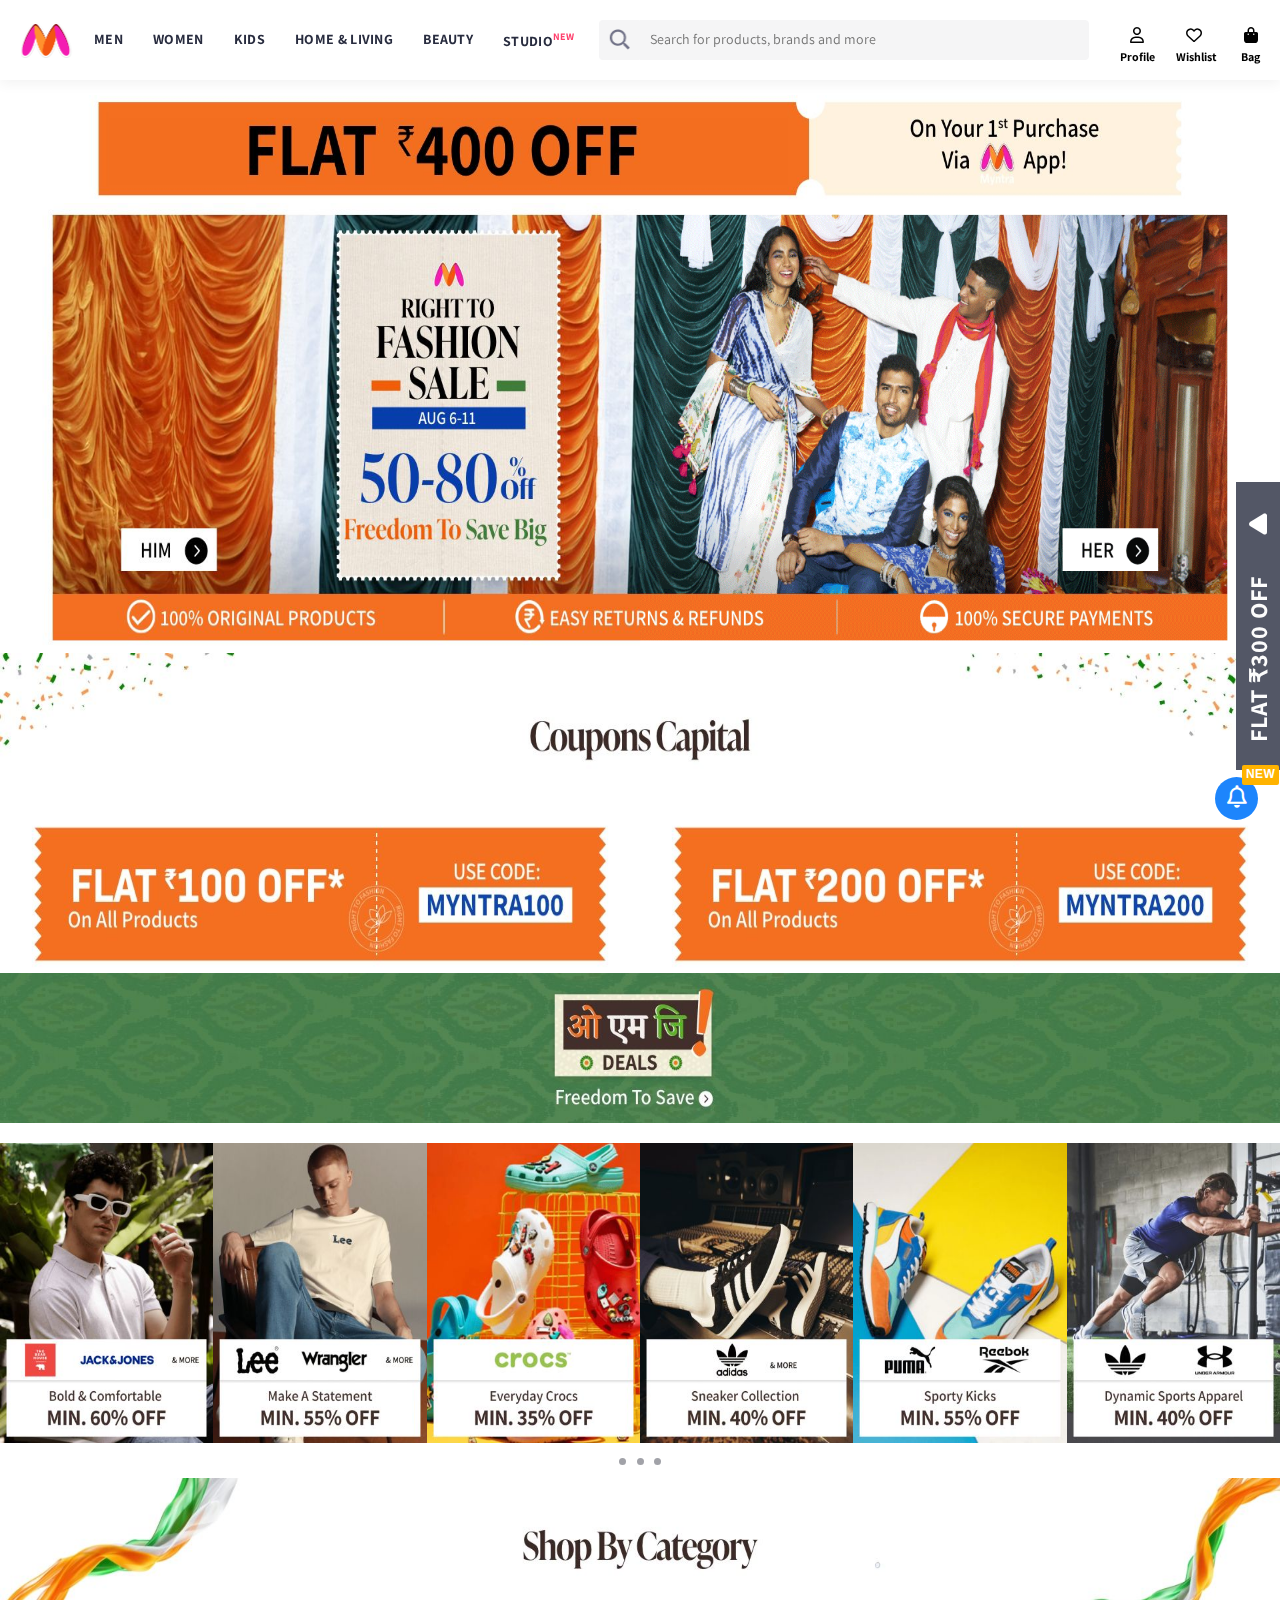
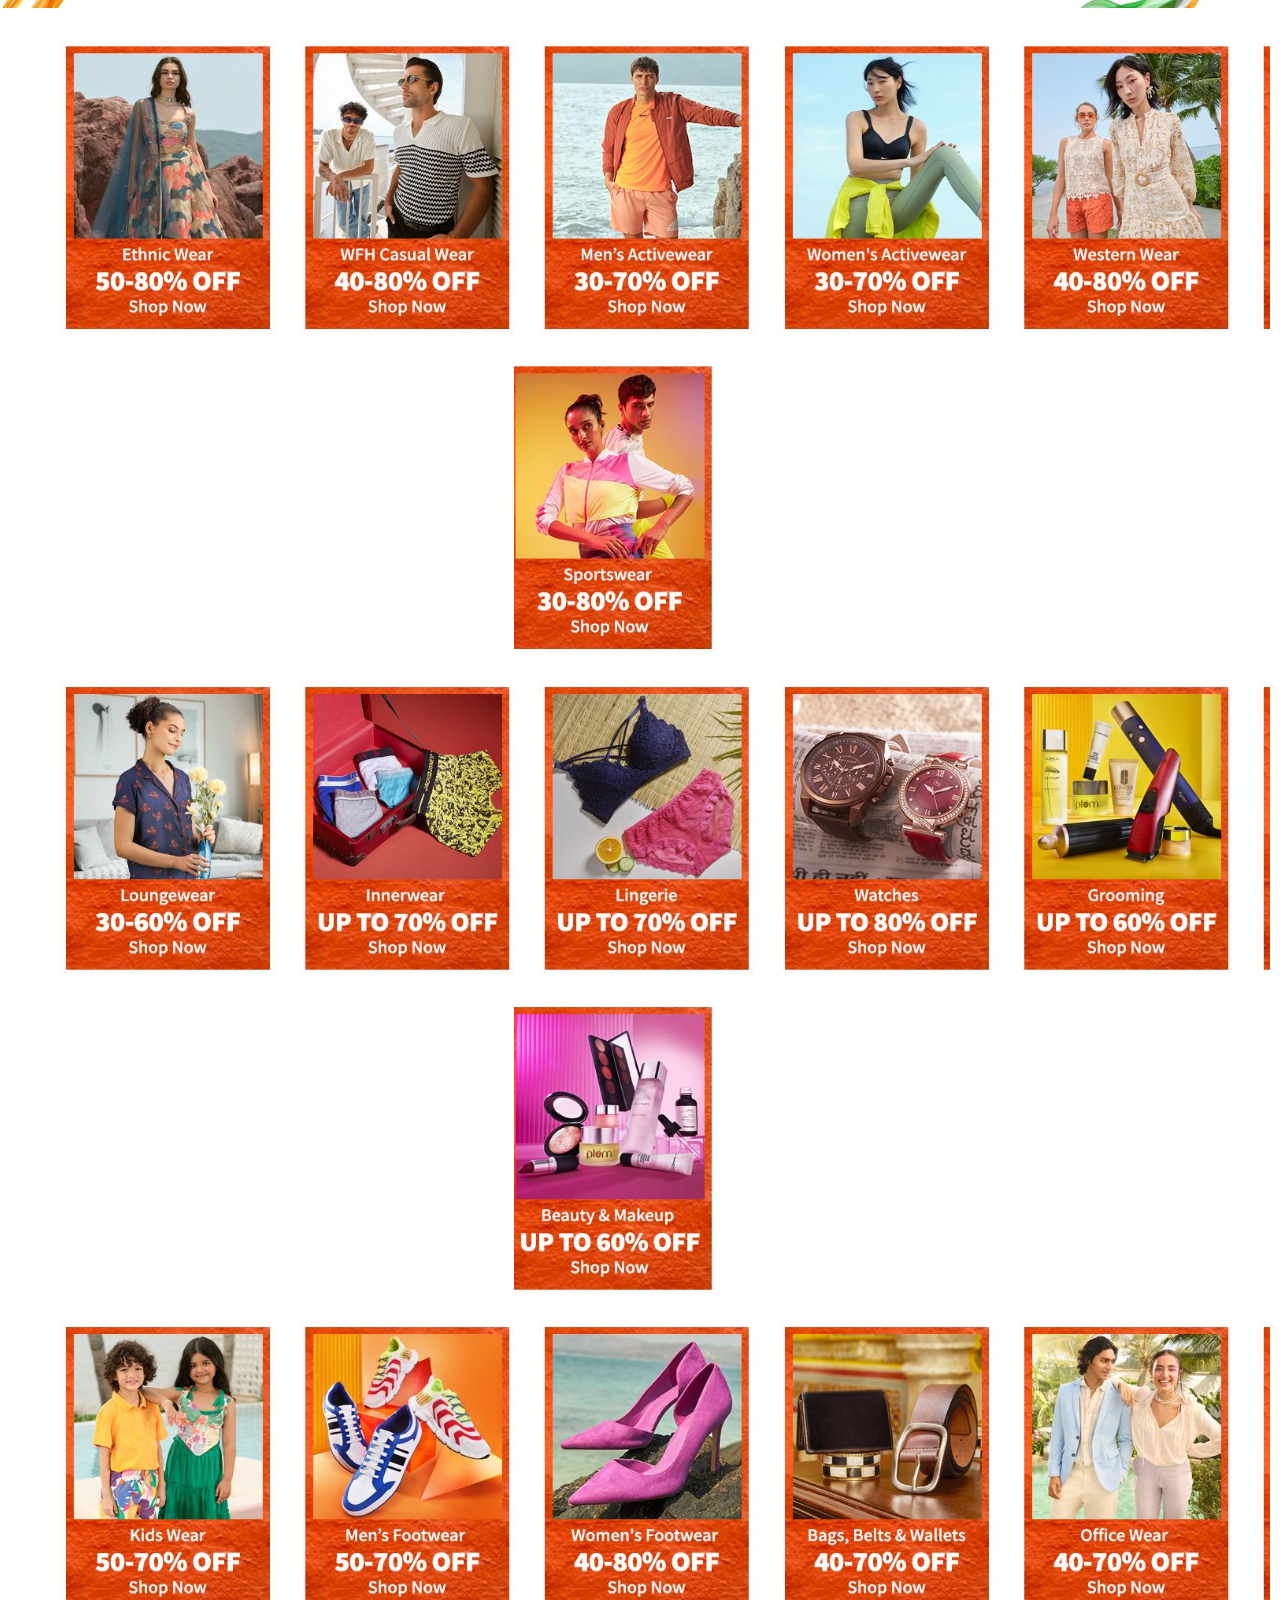
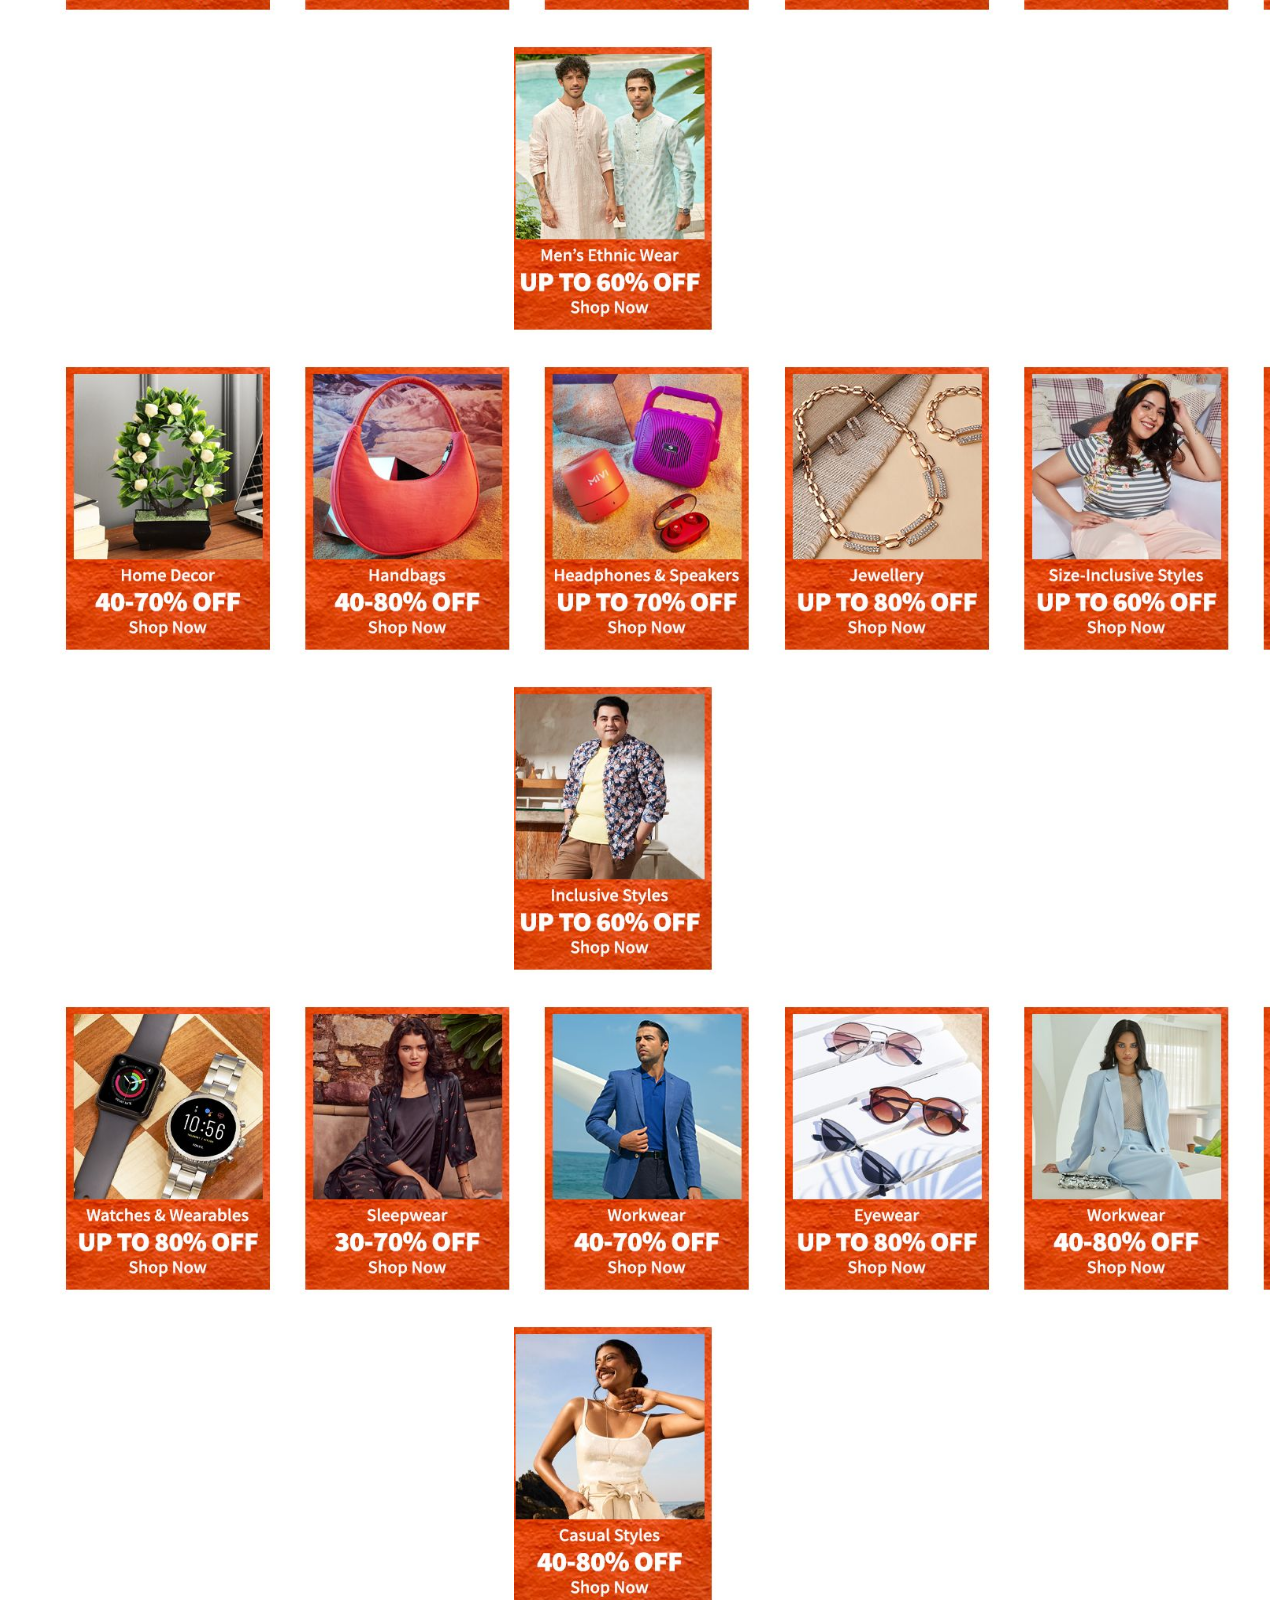
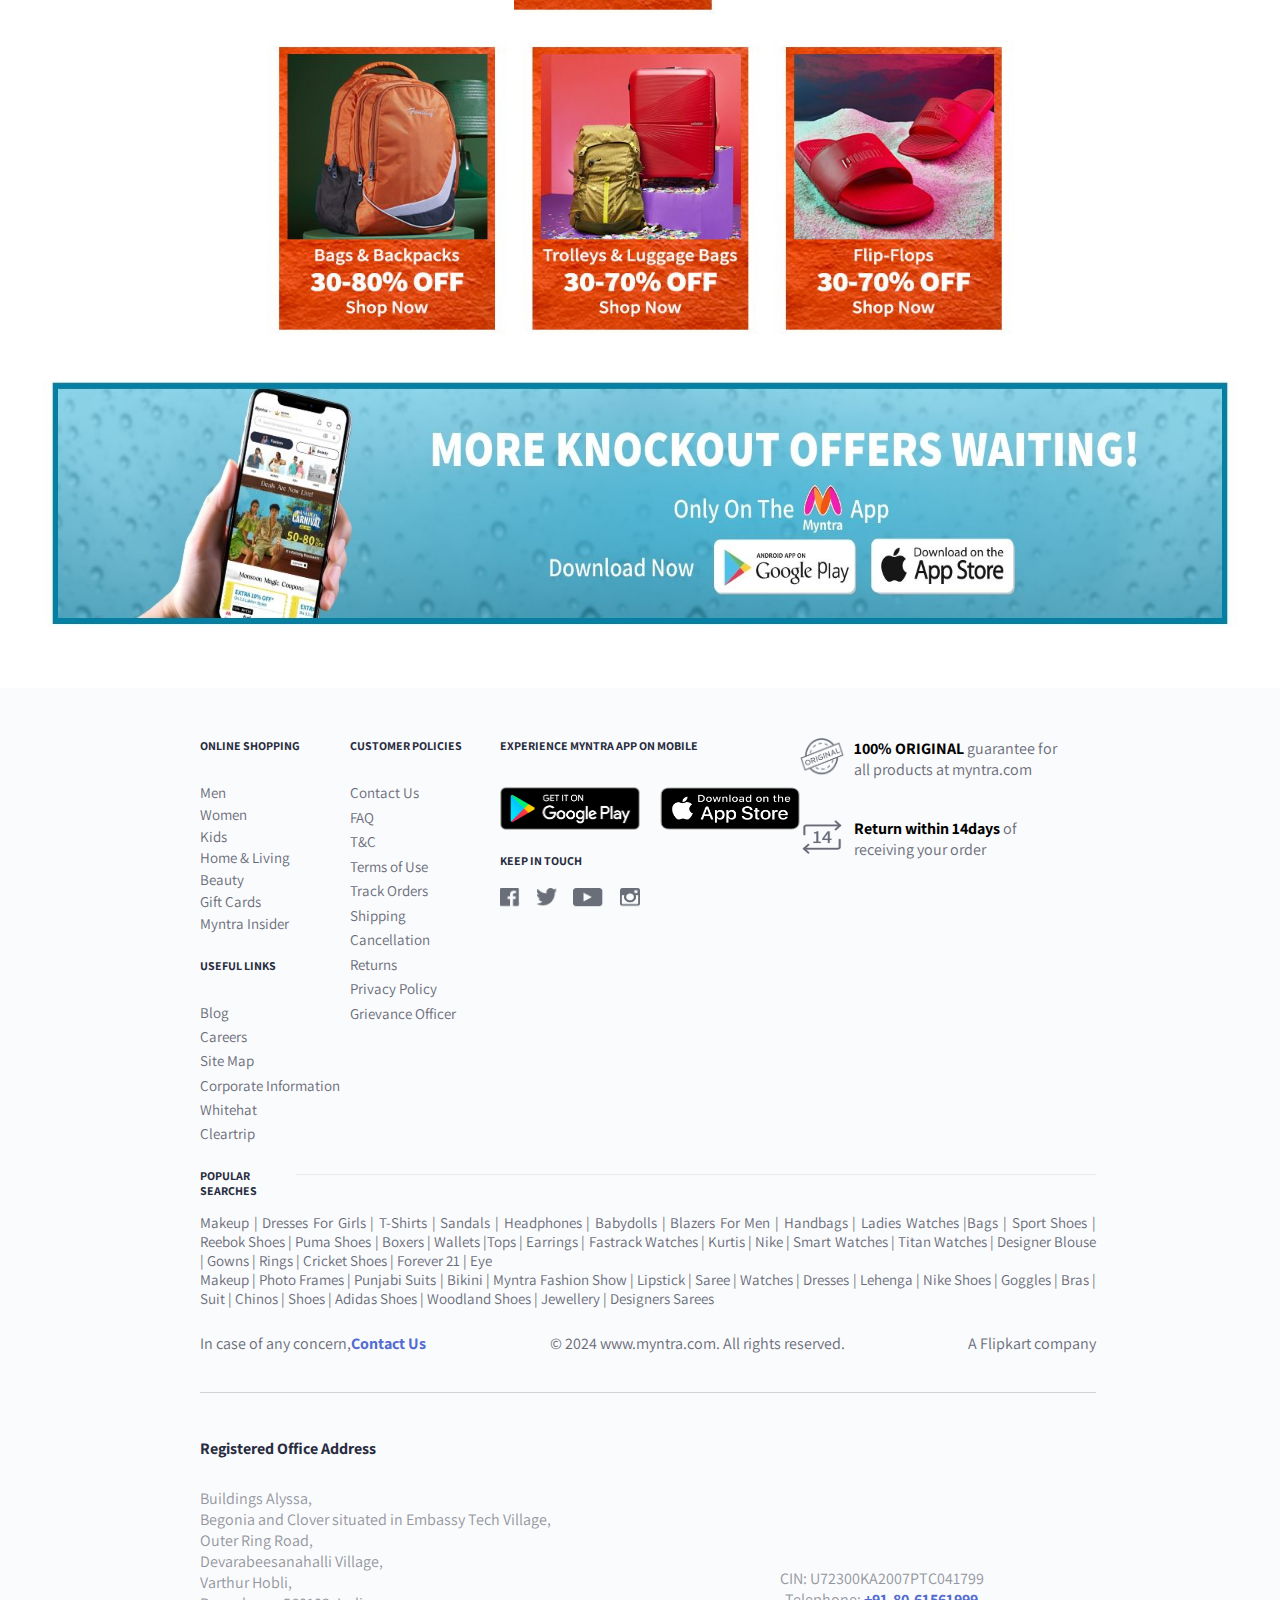
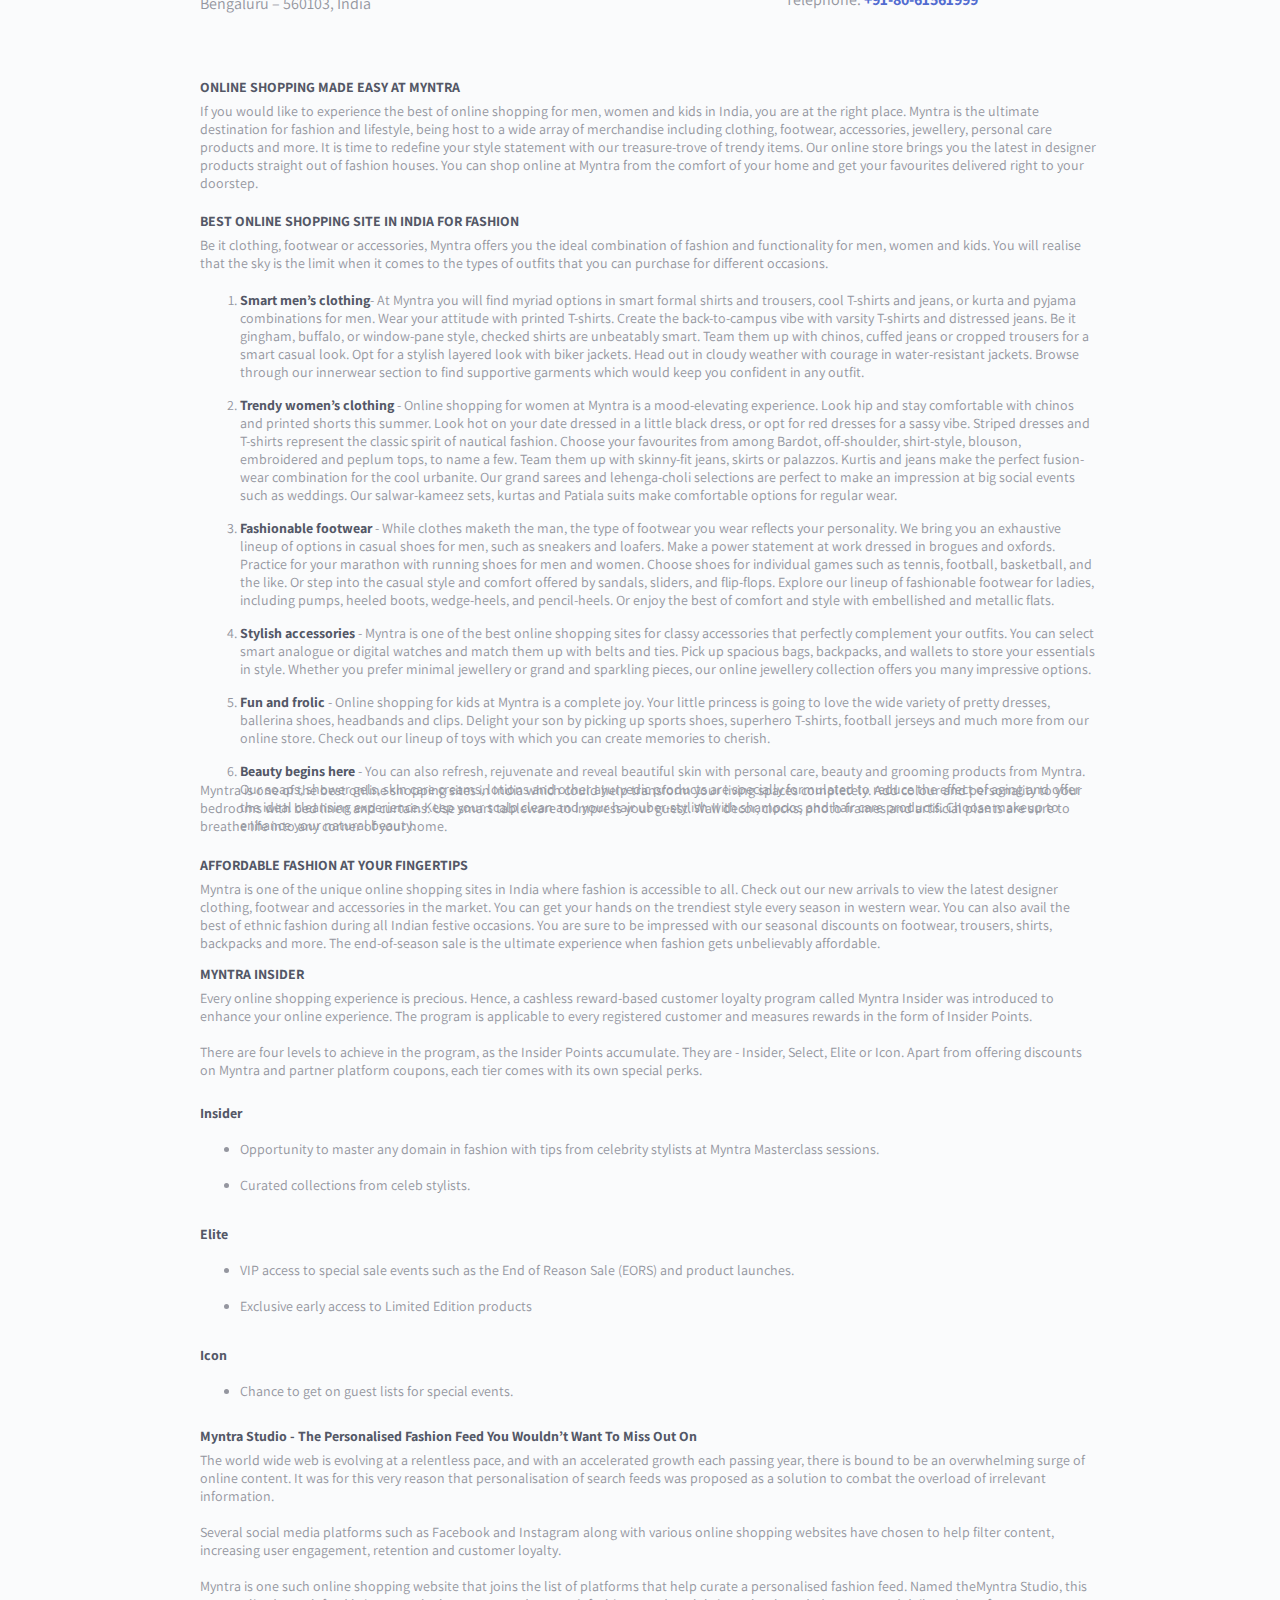
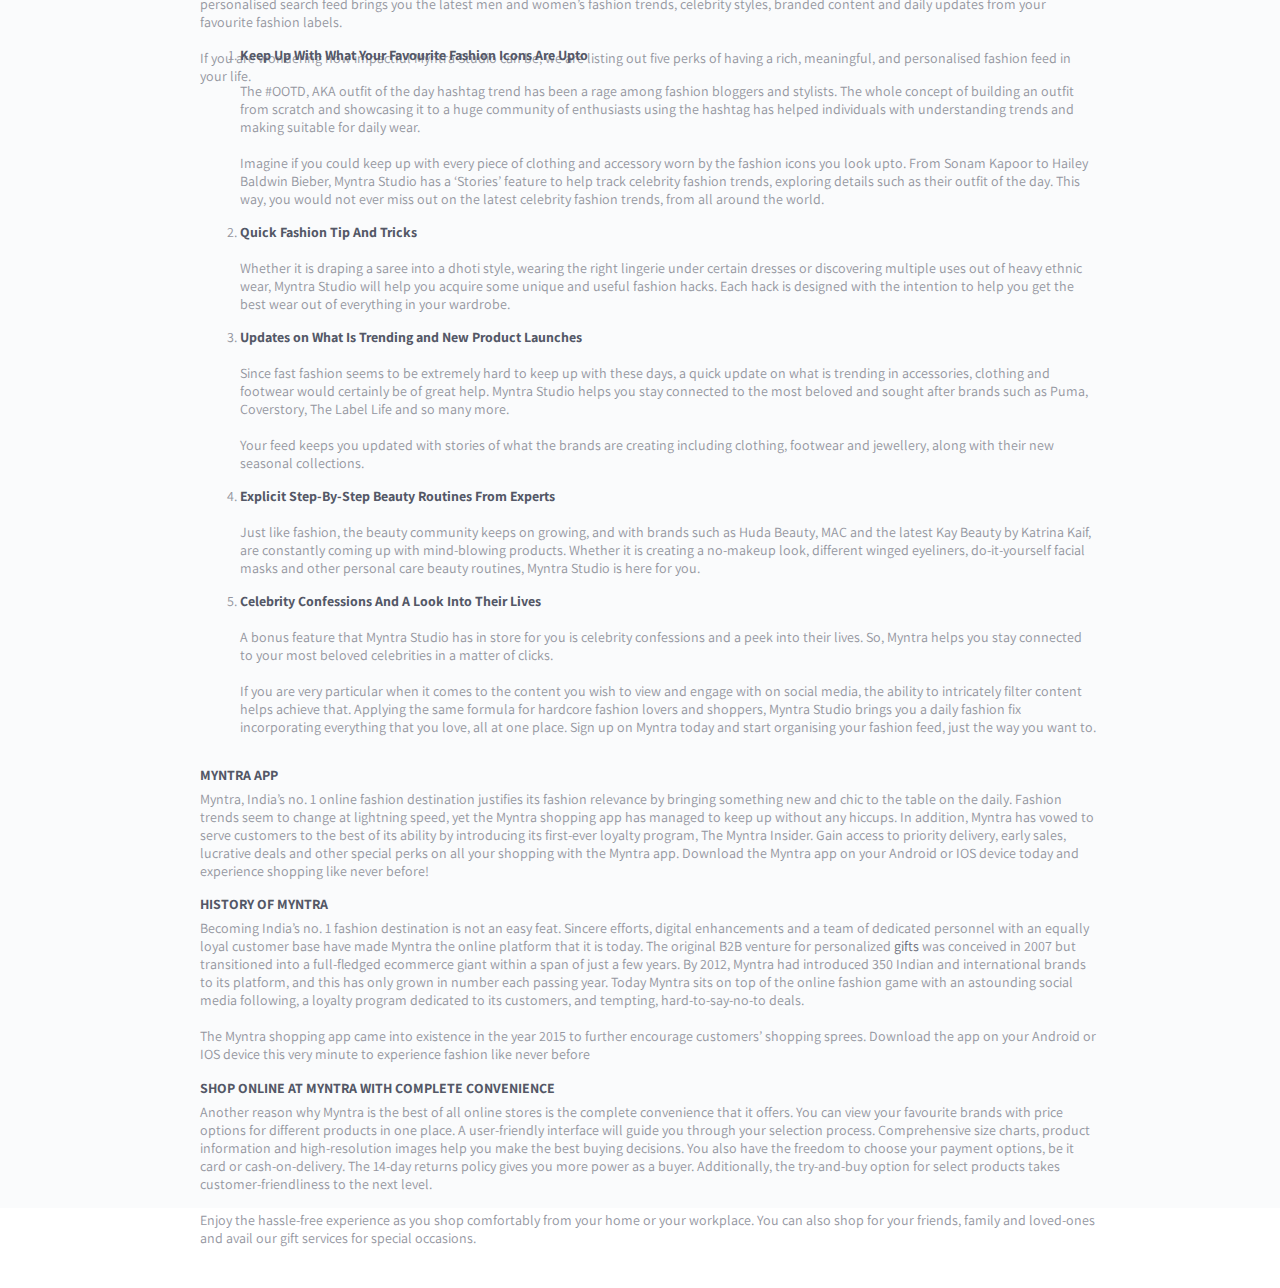
<file: index.html>
<!DOCTYPE html>
<html lang="en">

<head>
<link rel="shortcut icon" href="images/myntra.svg">
    <title>Online Shopping for Women, Men, Kids Fashion & Lifestyle - Myntra</title>
    <link rel="stylesheet" href="css/style.css">
    <link rel="stylesheet" href="https://cdnjs.cloudflare.com/ajax/libs/font-awesome/6.6.0/css/all.min.css" />
</head>

<body>
    <div class="boddy">
        <!-- header -->
        <header>
            <div class="header-center">
                <a href="index.html">
                    <div class="logo"></div>
                </a>
                <nav>
                    <div class="header-anchors">
                        <a href="">MEN</a>
                        <div class="bottom-bar1"></div>
                        <div class="black-black1"></div>
                        <div class="mega-menu1">

                            <!-- mm-sec1 -->
                            <div class="mm-sec1">
                                <div class="mm-sec1-r1" style="height: auto;">
                                    <ul>
                                        <li class="list-head" style="color: #ee5f73;"><a href="">Topwear</a></li>
                                        <li class="list-elements"><a href="">T-Shirts</a></li>
                                        <li class="list-elements"><a href="">Casual Shirts</a></li>
                                        <li class="list-elements"><a href="">Formal Shirts</a></li>
                                        <li class="list-elements"><a href="">Sweatshirts</a></li>
                                        <li class="list-elements"><a href="">Sweaters</a></li>
                                        <li class="list-elements"><a href="">Jackets</a></li>
                                        <li class="list-elements"><a href="">Blazers & Coats</a></li>
                                        <li class="list-elements"><a href="">Suits</a></li>
                                        <li class="list-elements"><a href="">Rain Jackets</a></li>
                                    </ul>
                                </div>
                                <div class="list-line"></div>
                                <div class="mm-sec1-r2">
                                    <ul>
                                        <li class="list-head" style="color: #ee5f73;"><a href="">Indian & Festive
                                                Wear</a></li>
                                        <li class="list-elements"><a href="">Kurtas & Kurta Sets</a></li>
                                        <li class="list-elements"><a href="">Sherwanis</a></li>
                                        <li class="list-elements"><a href="">Nehru Jackets</a></li>
                                        <li class="list-elements"><a href=""> Dhotis</a></li>
                                    </ul>
                                </div>
                            </div>
                            <!-- mm-sec1 -->

                            <!-- mm-sec2 -->
                            <div class="mm-sec2">
                                <div class="mm-sec1-r3">
                                    <ul>
                                        <li class="list-head" style="color: #ee5f73;"><a href="">Bottomwear</a></li>
                                        <li class="list-elements"><a href="">Jeans</a></li>
                                        <li class="list-elements"><a href=""> Casual Trousers</a></li>
                                        <li class="list-elements"><a href="">Formal Trousers</a></li>
                                        <li class="list-elements"><a href=""> Towels Set</a></li>
                                        <li class="list-elements"><a href="">Shorts</a></li>
                                        <li class="list-elements"><a href="">Track Pants & Joggers</a></li>
                                    </ul>
                                </div>
                                <div class="list-line"></div>
                                <div class="mm-sec1-r4">
                                    <ul>
                                        <li class="list-head" style="color: #ee5f73;"><a href="">Innerwear &
                                                Sleepwear</a></li>
                                        <li class="list-elements"><a href=""> Briefs & Trunks</a></li>
                                        <li class="list-elements"><a href=""> Boxers</a></li>
                                        <li class="list-elements"><a href=""> Vests</a></li>
                                        <li class="list-elements"><a href=""> Sleepwear & Loungewear</a></li>
                                        <li class="list-elements"><a href=""> Thermals</a></li>
                                    </ul>
                                </div>
                                <div class="list-line"></div>
                                <div class="mm-sec1-r4">
                                    <ul>
                                        <li class="list-head" style="color: #ee5f73;"><a href="">Plus Size</a></li>
                                    </ul>
                                </div>
                            </div>
                            <!-- mm-sec2 -->

                            <!-- mm-sec3 -->
                            <div class="mm-sec1">
                                <div class="mm-sec1-r1">
                                    <ul>
                                        <li class="list-head" style="color: #ee5f73;"><a href="">Footwear </a></li>
                                        <li class="list-elements"><a href=""> Casual Shoes</a></li>
                                        <li class="list-elements"><a href="">Sports Shoes</a></li>
                                        <li class="list-elements"><a href=""> Formal Shoes</a></li>
                                        <li class="list-elements"><a href="">Sneakers</a></li>
                                        <li class="list-elements"><a href="">Sandals & Floaters</a></li>
                                        <li class="list-elements"><a href="">Flip Flops</a></li>
                                        <li class="list-elements"><a href=""> Socks</a></li>
                                    </ul>
                                </div>
                                <div class="list-line"></div>
                                <div class="mm-sec1-r2">
                                    <ul>
                                        <li class="list-head" style="color: #ee5f73;"><a href="">Personal Care &
                                                Grooming</a></li>
                                        <li class="list-head" style="color: #ee5f73;"><a href=""> Sunglasses &
                                                Frames</a></li>
                                        <li class="list-head" style="color: #ee5f73;"><a href=""> Watches</a></li>
                                    </ul>
                                </div>
                            </div>
                            <!-- mm-sec3 -->

                            <!-- mm-sec4 -->
                            <div class="mm-sec2">
                                <div class="mm-sec1-r3">
                                    <ul>
                                        <li class="list-head" style="color: #ee5f73;"><a href="">Sports & Active
                                                Wear</a></li>
                                        <li class="list-elements"><a href="">Sports Shoes</a></li>
                                        <li class="list-elements"><a href="">Sports Sandals</a></li>
                                        <li class="list-elements"><a href=""> Active T-Shirts</a></li>
                                        <li class="list-elements"><a href="">Track Pants & Shorts</a></li>
                                        <li class="list-elements"><a href="">Tracksuits</a></li>
                                        <li class="list-elements"><a href="">Jackets & Sweatshirts</a></li>
                                        <li class="list-elements"><a href="">Sports Accessories</a></li>
                                        <li class="list-elements"><a href=""> Swimwear</a></li>
                                    </ul>
                                </div>
                                <div class="list-line"></div>
                                <div class="mm-sec1-r4">
                                    <ul>
                                        <li class="list-head" style="color: #ee5f73;"><a href="">Gadgets</a></li>
                                        <li class="list-elements"><a href="">Smart Wearables</a></li>
                                        <li class="list-elements"><a href="">Fitness Gadgets</a></li>
                                        <li class="list-elements"><a href="">Headphones</a></li>
                                        <li class="list-elements"><a href="">Speakers</a></li>
                                    </ul>
                                </div>
                            </div>
                            <!-- mm-sec4 -->

                            <!-- mm-sec5 -->
                            <div class="mm-sec1">
                                <div class="mm-sec1-r1">
                                    <ul>
                                        <li class="list-head" style="color: #ee5f73;"><a href="">Fashion Accessories</a>
                                        </li>
                                        <li class="list-elements"><a href="">Wallets</a></li>
                                        <li class="list-elements"><a href="">Belts</a></li>
                                        <li class="list-elements"><a href="">Perfumes & Body Mists</a></li>
                                        <li class="list-elements"><a href="">Trimmers</a></li>
                                        <li class="list-elements"><a href="">Deodorants</a></li>
                                        <li class="list-elements"><a href="">Ties, Cufflinks & Pocket Squares</a></li>
                                        <li class="list-elements"><a href=""></a></li>
                                        <li class="list-elements"><a href="">Accessory Gift Sets</a></li>
                                        <li class="list-elements"><a href="">Caps & Hats</a></li>
                                        <li class="list-elements"><a href="">Mufflers, Scarves & Gloves</a></li>
                                        <li class="list-elements"><a href="">Phone Cases</a></li>
                                        <li class="list-elements"><a href="">Rings & Wristwear</a></li>
                                        <li class="list-elements"><a href="">Helmets</a></li>
                                    </ul>
                                </div>
                                <div class="list-line"></div>
                                <div class="mm-sec1-r2">
                                    <ul>
                                        <li class="list-head" style="color: #ee5f73;"><a href="">Bags & Backpacks</a>
                                        </li>
                                        <li class="list-head" style="color: #ee5f73; padding-top: 5px;"><a href="">
                                                Luggages &
                                                Trolleys</a></li>
                                    </ul>
                                </div>
                            </div>
                            <!-- mm-sec5 -->

                        </div>
                    </div>
                    <div class="header-anchors">
                        <a href="">WOMEN</a>
                        <div class="bottom-bar2"></div>
                        <div class="black-black2"></div>
                        <div class="mega-menu2">

                            <!-- mm-sec1 -->
                            <div class="mm-sec1">
                                <div class="mm-sec1-r1">
                                    <ul>
                                        <li class="list-head" style="color: #fb56c1;"><a href="">Indian & Fusion
                                                Wear</a></li>
                                        <li class="list-elements"><a href="">Kurtas & Suits</a></li>
                                        <li class="list-elements"><a href="">Kurtis, Tunics & Tops</a></li>
                                        <li class="list-elements"><a href="">Sarees</a></li>
                                        <li class="list-elements"><a href="">Ethnic Wear</a></li>
                                        <li class="list-elements"><a href="">Leggings, Salwars & Churidars</a></li>
                                        <li class="list-elements"><a href="">Skirts & Palazzos</a></li>
                                        <li class="list-elements"><a href="">Dress Materials</a></li>
                                        <li class="list-elements"><a href="">Lehenga Cholis</a></li>
                                        <li class="list-elements"><a href="">Dupattas & Shawls</a></li>
                                        <li class="list-elements"><a href="">Jackets</a></li>
                                    </ul>
                                </div>
                                <div class="list-line"></div>
                                <div class="mm-sec1-r2">
                                    <ul>
                                        <li class="list-head" style="color: #fb56c1;"><a href="">Belts, Scarves &
                                                Morer</a></li>
                                        <li class="list-head" style="color: #fb56c1;"><a href="">Watches & Wearables</a>
                                        </li>

                                    </ul>
                                </div>
                            </div>
                            <!-- mm-sec1 -->

                            <!-- mm-sec2 -->
                            <div class="mm-sec2">
                                <div class="mm-sec1-r3">
                                    <ul>
                                        <li class="list-head" style="color: #fb56c1;"><a href="">Western Wear</a></li>
                                        <li class="list-elements"><a href="">Dresses</a></li>
                                        <li class="list-elements"><a href=""> Tops</a></li>
                                        <li class="list-elements"><a href="">Tshirts</a></li>
                                        <li class="list-elements"><a href="">Jeans</a></li>
                                        <li class="list-elements"><a href="">Trousers & Capris</a></li>
                                        <li class="list-elements"><a href="">Shorts & Skirts</a></li>
                                        <li class="list-elements"><a href="">Co-ords</a></li>
                                        <li class="list-elements"><a href="">Playsuits</a></li>
                                        <li class="list-elements"><a href="">Jumpsuits</a></li>
                                        <li class="list-elements"><a href="">Shrugs</a></li>
                                        <li class="list-elements"><a href="">Sweaters & Sweatshirts</a></li>
                                        <li class="list-elements"><a href="">Jackets & Coats</a></li>
                                        <li class="list-elements"><a href="">Blazers & Waistcoats</a></li>
                                    </ul>
                                </div>
                                <div class="list-line"></div>
                                <div class="mm-sec1-r4">
                                    <ul>
                                        <li class="list-head" style="color: #fb56c1;"><a href="">Plus Size</a></li>
                                    </ul>
                                </div>
                            </div>
                            <!-- mm-sec2 -->

                            <!-- mm-sec3 -->
                            <div class="mm-sec1">
                                <div class="mm-sec1-r1">
                                    <ul>
                                        <li class="list-head" style="color: #fb56c1;"><a href="">Maternity </a></li>
                                        <li class="list-head" style="color: #fb56c1;"><a href="">Sunglasses & Frames
                                            </a></li>
                                        <li class="list-head" style="color: #fb56c1;"><a href="">Footwear </a></li>
                                        <li class="list-elements"><a href="">Flats</a></li>
                                        <li class="list-elements"><a href="">Casual Shoes</a></li>
                                        <li class="list-elements"><a href="">Heels</a></li>
                                        <li class="list-elements"><a href="">Boots</a></li>
                                        <li class="list-elements"><a href="">Sports Shoes & Floaters</a></li>
                                    </ul>
                                </div>
                                <div class="list-line"></div>
                                <div class="mm-sec1-r2">
                                    <ul>
                                        <li class="list-head" style="color: #fb56c1;"><a href="">Sports & Active Wear
                                            </a></li>
                                        <li class="list-elements"><a href="">Clothing</a></li>
                                        <li class="list-elements"><a href="">Footwear</a></li>
                                        <li class="list-elements"><a href="">Sports Accessories</a></li>
                                        <li class="list-elements"><a href="">Sports Equipment</a></li>
                                    </ul>
                                </div>
                            </div>
                            <!-- mm-sec3 -->

                            <!-- mm-sec4 -->
                            <div class="mm-sec2">
                                <div class="mm-sec1-r3">
                                    <ul>
                                        <li class="list-head" style="color: #fb56c1;"><a href="">Lingerie &
                                                Sleepwear</a></li>
                                        <li class="list-elements"><a href="">Bra</a></li>
                                        <li class="list-elements"><a href="">Briefs</a></li>
                                        <li class="list-elements"><a href="">Shapewear</a></li>
                                        <li class="list-elements"><a href="">Sleepwear & Loungewear</a></li>
                                        <li class="list-elements"><a href="">Swimwear</a></li>
                                        <li class="list-elements"><a href="">Camisoles & Thermals</a></li>
                                    </ul>
                                </div>
                                <div class="list-line"></div>
                                <div class="mm-sec1-r4">
                                    <ul>
                                        <li class="list-head" style="color: #fb56c1;"><a href="">Beauty & Personal
                                                Care</a></li>
                                        <li class="list-elements"><a href="">Makeup</a></li>
                                        <li class="list-elements"><a href="">Skincare</a></li>
                                        <li class="list-elements"><a href="">Premium Beauty</a></li>
                                        <li class="list-elements"><a href="">Lipsticks</a></li>
                                        <li class="list-elements"><a href="">Fragrances</a></li>
                                    </ul>
                                </div>
                            </div>
                            <!-- mm-sec4 -->

                            <!-- mm-sec5 -->
                            <div class="mm-sec1">
                                <div class="mm-sec1-r1">
                                    <ul>
                                        <li class="list-head" style="color: #fb56c1;"><a href="">Gadgets</a>
                                        </li>
                                        <li class="list-elements"><a href="">Smart Wearables</a></li>
                                        <li class="list-elements"><a href="">Fitness Gadgets</a></li>
                                        <li class="list-elements"><a href="">Headphones</a></li>
                                        <li class="list-elements"><a href="">Speakers</a></li>
                                    </ul>
                                </div>
                                <div class="list-line"></div>
                                <div class="mm-sec1-r1">
                                    <ul>
                                        <li class="list-head" style="color: #fb56c1;"><a href="">Jewellery</a>
                                        </li>
                                        <li class="list-elements"><a href="">Fashion Jewellery</a></li>
                                        <li class="list-elements"><a href="">Fine Jewellery</a></li>
                                        <li class="list-elements"><a href="">Earrings</a></li>
                                    </ul>
                                </div>
                                <div class="list-line"></div>
                                <div class="mm-sec1-r2">
                                    <ul>
                                        <li class="list-head" style="color: #fb56c1;"><a href="">Backpacks</a>
                                        </li>
                                        <li class="list-head" style="color: #fb56c1;"><a href="">Handbags, Bags &
                                                Wallets</a>
                                        </li>
                                        <li class="list-head" style="color: #fb56c1;"><a href="">Luggages & Trolleys</a>
                                        </li>
                                    </ul>
                                </div>
                            </div>
                            <!-- mm-sec5 -->

                        </div>
                    </div>
                    <div class="header-anchors">
                        <a href="">KIDS</a>
                        <div class="bottom-bar3"></div>
                        <div class="black-black3"></div>
                        <div class="mega-menu3">

                            <!-- mm-sec1 -->
                            <div class="mm-sec1">
                                <div class="mm-sec1-r1">
                                    <ul>
                                        <li class="list-head" style="color: #f26a10;"><a href="">Boys Clothing</a></li>
                                        <li class="list-elements"><a href="">T-Shirts</a></li>
                                        <li class="list-elements"><a href="">Shirts</a></li>
                                        <li class="list-elements"><a href="">Shorts</a></li>
                                        <li class="list-elements"><a href="">Jeans</a></li>
                                        <li class="list-elements"><a href="">Trousers</a></li>
                                        <li class="list-elements"><a href="">Clothing Sets</a></li>
                                        <li class="list-elements"><a href="">Ethnic Wear</a></li>
                                        <li class="list-elements"><a href="">Track Pants & Pyjamas</a></li>
                                        <li class="list-elements"><a href="">Jacket, Sweater & Sweatshirts</a></li>
                                        <li class="list-elements"><a href="">Party Wear</a></li>
                                        <li class="list-elements"><a href="">Innerwear & Thermals</a></li>
                                        <li class="list-elements"><a href="">Nightwear & Loungewear</a></li>
                                        <li class="list-elements"><a href="">Value Packs</a></li>
                                    </ul>
                                </div>
                            </div>
                            <!-- mm-sec1 -->

                            <!-- mm-sec2 -->
                            <div class="mm-sec2">
                                <div class="mm-sec1-r3">
                                    <ul>
                                        <li class="list-head" style="color: #f26a10;"><a href="">Girls Clothing</a></li>
                                        <li class="list-elements"><a href="">Dresses</a></li>
                                        <li class="list-elements"><a href="">Tops</a></li>
                                        <li class="list-elements"><a href=""> Tshirts</a></li>
                                        <li class="list-elements"><a href="">Clothing Sets</a></li>
                                        <li class="list-elements"><a href="">Lehenga choli</a></li>
                                        <li class="list-elements"><a href="">Kurta Sets</a></li>
                                        <li class="list-elements"><a href="">Party wear</a></li>
                                        <li class="list-elements"><a href="">Dungarees & Jumpsuits</a></li>
                                        <li class="list-elements"><a href="">Skirts & shorts</a></li>
                                        <li class="list-elements"><a href="">Tights & Leggings</a></li>
                                        <li class="list-elements"><a href="">Jeans, Trousers & Capris</a></li>
                                        <li class="list-elements"><a href="">Jacket, Sweater & Sweatshirts</a></li>
                                        <li class="list-elements"><a href="">Innerwear & Thermals</a></li>
                                        <li class="list-elements"><a href="">Nightwear & Loungewear</a></li>
                                        <li class="list-elements"><a href="">Value Packs</a></li>
                                    </ul>
                                </div>
                            </div>
                            <!-- mm-sec2 -->

                            <!-- mm-sec3 -->
                            <div class="mm-sec1">
                                <div class="mm-sec1-r1">
                                    <ul>
                                        <li class="list-head" style="color: #f26a10;"><a href="">Footwear</a></li>
                                        <li class="list-elements"><a href="">Casual Shoes</a></li>
                                        <li class="list-elements"><a href="">Flipflops</a></li>
                                        <li class="list-elements"><a href="">Sports Shoes</a></li>
                                        <li class="list-elements"><a href="">Flats</a></li>
                                        <li class="list-elements"><a href="">Sandals</a></li>
                                        <li class="list-elements"><a href="">Heels</a></li>
                                        <li class="list-elements"><a href="">School Shoes</a></li>
                                        <li class="list-elements"><a href="">Socks</a></li>
                                    </ul>
                                </div>
                                <div class="list-line"></div>
                                <div class="mm-sec1-r2">
                                    <ul>
                                        <li class="list-head" style="color: #f26a10;"><a href="">Toys & Games</a></li>
                                        <li class="list-elements"><a href="">Learning & Development</a></li>
                                        <li class="list-elements"><a href=""> Activity Toys</a></li>
                                        <li class="list-elements"><a href="">Soft Toys</a></li>
                                        <li class="list-elements"><a href="">Action Figure / Play set</a></li>
                                    </ul>
                                </div>
                            </div>
                            <!-- mm-sec3 -->

                            <!-- mm-sec4 -->
                            <div class="mm-sec2">
                                <div class="mm-sec1-r3">
                                    <ul>
                                        <li class="list-head" style="color: #f26a10;"><a href="">Infants </a></li>
                                        <li class="list-elements"><a href="">Bodysuits</a></li>
                                        <li class="list-elements"><a href="">Rompers & Sleepsuits</a></li>
                                        <li class="list-elements"><a href="">Clothing Sets</a></li>
                                        <li class="list-elements"><a href="">Tshirts & Tops</a></li>
                                        <li class="list-elements"><a href="">Dresses</a></li>
                                        <li class="list-elements"><a href="">Bottom wear</a></li>
                                        <li class="list-elements"><a href="">Winter Wear</a></li>
                                        <li class="list-elements"><a href="">Innerwear & Sleepwear</a></li>
                                        <li class="list-elements"><a href="">Infant Care</a></li>
                                    </ul>
                                </div>
                                <div class="list-line"></div>
                                <div class="mm-sec1-r4">
                                    <ul>
                                        <li class="list-head" style="color: #f26a10;"><a href="">Home & Bath</a></li>
                                        <li class="list-head" style="color: #f26a10;"><a href="">Personal Care</a></li>
                                    </ul>
                                </div>
                            </div>
                            <!-- mm-sec4 -->

                            <!-- mm-sec5 -->
                            <div class="mm-sec1">
                                <div class="mm-sec1-r1">
                                    <ul>
                                        <li class="list-head" style="color: #f26a10;"><a href="">Kids Accessories</a>
                                        </li>
                                        <li class="list-elements"><a href="">Bags & Backpacks</a></li>
                                        <li class="list-elements"><a href="">Watches</a></li>
                                        <li class="list-elements"><a href="">Jewellery & Hair accessory</a></li>
                                        <li class="list-elements"><a href="">Sunglasses</a></li>
                                        <li class="list-elements"><a href="">Masks & Protective Gears</a></li>
                                        <li class="list-elements"><a href="">Caps & Hats</a></li>
                                    </ul>
                                </div>
                                <div class="list-line"></div>
                                <div class="mm-sec1-r2">
                                    <ul>
                                        <li class="list-head" style="color: #f26a10;"><a href="">Brands</a></li>
                                        <li class="list-elements"><a href="">H&M</a></li>
                                        <li class="list-elements"><a href="">Max Kids</a></li>
                                        <li class="list-elements"><a href="">Pantaloons</a></li>
                                        <li class="list-elements"><a href="">United Colors Of Benetton Kids</a></li>
                                        <li class="list-elements"><a href="">YK</a></li>
                                        <li class="list-elements"><a href="">U.S. Polo Assn. Kids</a></li>
                                        <li class="list-elements"><a href="">Mothercare</a></li>
                                        <li class="list-elements"><a href="">HRX</a></li>
                                    </ul>
                                </div>
                            </div>
                            <!-- mm-sec5 -->

                        </div>
                    </div>
                    <div class="header-anchors">
                        <a href="homenliving.html">HOME & LIVING</a>
                        <div class="bottom-bar"></div>
                        <div class="black-black"></div>
                        <div class="mega-menu">

                            <!-- mm-sec1 -->
                            <div class="mm-sec1">
                                <div class="mm-sec1-r1">
                                    <ul>
                                        <li class="list-head"><a href="">Bed Linen & Furnishing</a></li>
                                        <li class="list-elements"><a href="">Bed Runners</a></li>
                                        <li class="list-elements"><a href="">Mattress Protectors</a></li>
                                        <li class="list-elements"><a href="">Bedsheets</a></li>
                                        <li class="list-elements"><a href="">Bedding Sets</a></li>
                                        <li class="list-elements"><a href="">Blankets, Quilts & Dohars</a></li>
                                        <li class="list-elements"><a href="">Pillows & Pillow Covers</a></li>
                                        <li class="list-elements"><a href="">Bed Covers</a></li>
                                        <li class="list-elements"><a href="">Diwan Sets</a></li>
                                        <li class="list-elements"><a href="">Chair Pads & Covers</a></li>
                                        <li class="list-elements"><a href="">Sofa Covers</a></li>
                                    </ul>
                                </div>
                                <div class="list-line"></div>
                                <div class="mm-sec1-r2">
                                    <ul>
                                        <li class="list-head"><a href="">Flooring</a></li>
                                        <li class="list-elements"><a href="">Floor Runners</a></li>
                                        <li class="list-elements"><a href=""> Carpets</a></li>
                                        <li class="list-elements"><a href=""> Floor Mats & Dhurries</a></li>
                                        <li class="list-elements"><a href=""> Door Mats</a></li>
                                    </ul>
                                </div>
                            </div>
                            <!-- mm-sec1 -->

                            <!-- mm-sec2 -->
                            <div class="mm-sec2">
                                <div class="mm-sec1-r3">
                                    <ul>
                                        <li class="list-head"><a href="">Bath</a></li>
                                        <li class="list-elements"><a href="">Bath Towels</a></li>
                                        <li class="list-elements"><a href=""> Hand & Face Towels</a></li>
                                        <li class="list-elements"><a href="">Beach Towels</a></li>
                                        <li class="list-elements"><a href=""> Towels Set</a></li>
                                        <li class="list-elements"><a href="">Bath Rugs</a></li>
                                        <li class="list-elements"><a href="">Bath Robes</a></li>
                                        <li class="list-elements"><a href="">Bathroom Accessories</a></li>
                                        <li class="list-elements"><a href="">Shower Curtains</a></li>
                                    </ul>
                                </div>
                                <div class="list-line"></div>
                                <div class="mm-sec1-r4">
                                    <ul>
                                        <li class="list-head"><a href="">Lamps & Lighting</a></li>
                                        <li class="list-elements"><a href=""> Floor Lamps</a></li>
                                        <li class="list-elements"><a href=""> Ceiling Lamps</a></li>
                                        <li class="list-elements"><a href=""> Table Lamps</a></li>
                                        <li class="list-elements"><a href=""> Wall Lamps</a></li>
                                        <li class="list-elements"><a href=""> Outdoor Lamps</a></li>
                                        <li class="list-elements"><a href=""> String Lights</a></li>
                                    </ul>
                                </div>
                            </div>
                            <!-- mm-sec2 -->

                            <!-- mm-sec3 -->
                            <div class="mm-sec1">
                                <div class="mm-sec1-r1" style="height: 69%;">
                                    <ul>
                                        <li class="list-head"><a href="">Home Décor </a></li>
                                        <li class="list-elements"><a href=""> Plants & Planters</a></li>
                                        <li class="list-elements"><a href="">Aromas & Candles</a></li>
                                        <li class="list-elements"><a href=""> Clocks</a></li>
                                        <li class="list-elements"><a href="">Mirrors</a></li>
                                        <li class="list-elements"><a href=""> Wall Décor</a></li>
                                        <li class="list-elements"><a href="">Festive Decor</a></li>
                                        <li class="list-elements"><a href=""> Pooja Essentials</a></li>
                                        <li class="list-elements"><a href="">Wall Shelves</a></li>
                                        <li class="list-elements"><a href="">Fountains</a></li>
                                        <li class="list-elements"><a href="">Showpieces & Vases</a></li>
                                        <li class="list-elements"><a href="">Ottoman</a></li>
                                    </ul>
                                </div>
                                <div class="list-line"></div>
                                <div class="mm-sec1-r2">
                                    <ul>
                                        <li class="list-head"><a href="">Cushions & Cushion Covers</a></li>
                                        <li class="list-head"><a href="">Curtains</a></li>
                                    </ul>
                                </div>
                            </div>
                            <!-- mm-sec3 -->

                            <!-- mm-sec4 -->
                            <div class="mm-sec2">
                                <div class="mm-sec1-r3" style="height:54% ;">
                                    <ul>
                                        <li class="list-head"><a href="">Home Gift Sets</a></li>
                                        <li class="list-head"><a href="">Kitchen & Table</a></li>
                                        <li class="list-elements"><a href="">Table Runners</a></li>
                                        <li class="list-elements"><a href=""> Dinnerware & Serveware</a></li>
                                        <li class="list-elements"><a href=""> Cups and Mugs</a></li>
                                        <li class="list-elements"><a href="">Bakeware & Cookware</a></li>
                                        <li class="list-elements"><a href="">Kitchen Storage & Tools</a></li>
                                        <li class="list-elements"><a href="">Bar & Drinkware</a></li>
                                        <li class="list-elements"><a href="">Table Covers & Furnishings</a></li>
                                    </ul>
                                </div>
                                <div class="list-line"></div>
                                <div class="mm-sec1-r4">
                                    <ul>
                                        <li class="list-head"><a href="">Storage</a></li>
                                        <li class="list-elements"><a href=""> Bins</a></li>
                                        <li class="list-elements"><a href="">Hangers</a></li>
                                        <li class="list-elements"><a href="">Organisers</a></li>
                                        <li class="list-elements"><a href="">Hooks & Holders</a></li>
                                        <li class="list-elements"><a href="">Laundry Bags</a></li>
                                    </ul>
                                </div>
                            </div>
                            <!-- mm-sec4 -->

                            <!-- mm-sec5 -->
                            <div class="mm-sec1">
                                <div class="mm-sec1-r1" style="height: 100%;">
                                    <ul>
                                        <li class="list-head"><a href="">Brands</a></li>
                                        <li class="list-elements"><a href="">H&M</a></li>
                                        <li class="list-elements"><a href="">Marks & Spencer</a></li>
                                        <li class="list-elements"><a href="">Home Centre</a></li>
                                        <li class="list-elements"><a href="">Spaces</a></li>
                                        <li class="list-elements"><a href="">D'Decor</a></li>
                                        <li class="list-elements"><a href="">Story@Home</a></li>
                                        <li class="list-elements"><a href="">Pure Home & Living</a></li>
                                        <li class="list-elements"><a href="">Swayam</a></li>
                                        <li class="list-elements"><a href="">Raymond Home</a></li>
                                        <li class="list-elements"><a href="">Maspar</a></li>
                                        <li class="list-elements"><a href="">My Trident</a></li>
                                        <li class="list-elements"><a href="">Cortina</a></li>
                                        <li class="list-elements"><a href="">Random</a></li>
                                        <li class="list-elements"><a href="">Ellementry</a></li>
                                        <li class="list-elements"><a href="">ROMEE</a></li>
                                        <li class="list-elements"><a href="">SEJ by Nisha Gupta</a></li>
                                    </ul>
                                </div>
                            </div>
                            <!-- mm-sec5 -->

                        </div>
                    </div>
                    <div class="header-anchors">
                        <a href="">BEAUTY</a>
                        <div class="bottom-bar5"></div>
                        <div class="black-black5"></div>
                        <div class="mega-menu5">

                            <!-- mm-sec1 -->
                            <div class="mm-sec1">
                                <div class="mm-sec1-r1">
                                    <ul>
                                        <li class="list-head" style="color: #0db7af;"><a href="">Makeup</a></li>
                                        <li class="list-elements"><a href="">Lipstick</a></li>
                                        <li class="list-elements"><a href="">Lip Gloss</a></li>
                                        <li class="list-elements"><a href="">Lip Liner</a></li>
                                        <li class="list-elements"><a href="">Mascara</a></li>
                                        <li class="list-elements"><a href="">Eyeliner</a></li>
                                        <li class="list-elements"><a href="">Kajal</a></li>
                                        <li class="list-elements"><a href="">Eyeshadow</a></li>
                                        <li class="list-elements"><a href="">Foundation</a></li>
                                        <li class="list-elements"><a href="">Primer</a></li>
                                        <li class="list-elements"><a href="">Concealer</a></li>
                                        <li class="list-elements"><a href="">Compact</a></li>
                                        <li class="list-elements"><a href="">Nail Polish</a></li>
                                    </ul>
                                </div>
                            </div>
                            <!-- mm-sec1 -->

                            <!-- mm-sec2 -->
                            <div class="mm-sec2">
                                <div class="mm-sec1-r3">
                                    <ul>
                                        <li class="list-head" style="color: #0db7af;"><a href="">Skincare, Bath &
                                                Body</a></li>
                                        <li class="list-elements"><a href="">Face Moisturiser</a></li>
                                        <li class="list-elements"><a href="">Cleanser</a></li>
                                        <li class="list-elements"><a href="">Masks & Peel</a></li>
                                        <li class="list-elements"><a href="">Sunscreen</a></li>
                                        <li class="list-elements"><a href="">Serum</a></li>
                                        <li class="list-elements"><a href="">Face Wash</a></li>
                                        <li class="list-elements"><a href="">Eye Cream</a></li>
                                        <li class="list-elements"><a href="">Lip Balm</a></li>
                                        <li class="list-elements"><a href="">Body Lotion</a></li>
                                        <li class="list-elements"><a href="">Body Wash</a></li>
                                        <li class="list-elements"><a href="">Body Scrub</a></li>
                                        <li class="list-elements"><a href="">Hand Cream</a></li>
                                    </ul>
                                </div>
                                <div class="list-line"></div>
                                <div class="mm-sec1-r4">
                                    <ul>
                                        <li class="list-head" style="color: #0db7af;"><a href="">Baby Care</a></li>
                                        <li class="list-head" style="color: #0db7af;"><a href="">Masks</a></li>
                                    </ul>
                                </div>
                            </div>
                            <!-- mm-sec2 -->

                            <!-- mm-sec3 -->
                            <div class="mm-sec1">
                                <div class="mm-sec1-r1">
                                    <ul>
                                        <li class="list-head" style="color: #0db7af;"><a href="">Haircare</a></li>
                                        <li class="list-elements"><a href="">Shampoo</a></li>
                                        <li class="list-elements"><a href="">Conditioner </a></li>
                                        <li class="list-elements"><a href="">Hair Cream</a></li>
                                        <li class="list-elements"><a href="">Hair Oil</a></li>
                                        <li class="list-elements"><a href="">Hair Gel</a></li>
                                        <li class="list-elements"><a href=""> Hair Color</a></li>
                                        <li class="list-elements"><a href="">Hair Serum</a></li>
                                        <li class="list-elements"><a href="">Hair Accessory</a></li>
                                    </ul>
                                </div>
                                <div class="list-line"></div>
                                <div class="mm-sec1-r2">
                                    <ul>
                                        <li class="list-head" style="color: #0db7af;"><a href="">Fragrances</a></li>
                                        <li class="list-elements"><a href="">Perfume</a></li>
                                        <li class="list-elements"><a href="">Deodorant</a></li>
                                        <li class="list-elements"><a href="">Body Mist</a></li>
                                    </ul>
                                </div>
                            </div>
                            <!-- mm-sec3 -->

                            <!-- mm-sec4 -->
                            <div class="mm-sec2">
                                <div class="mm-sec1-r2">
                                    <ul>
                                        <li class="list-head" style="color: #0db7af;"><a href="">Appliances</a></li>
                                        <li class="list-elements"><a href="">Hair Straightener</a></li>
                                        <li class="list-elements"><a href="">Hair Dryer</a></li>
                                        <li class="list-elements"><a href="">Epilator</a></li>
                                    </ul>
                                </div>
                                <div class="list-line"></div>
                                <div class="mm-sec1-r2">
                                    <ul>
                                        <li class="list-head" style="color: #0db7af;"><a href="">Men's Grooming</a></li>
                                        <li class="list-elements"><a href="">Trimmers</a></li>
                                        <li class="list-elements"><a href="">Beard Oil</a></li>
                                        <li class="list-elements"><a href="">Hair Wax</a></li>
                                    </ul>
                                </div>
                                <div class="list-line"></div>
                                <div class="mm-sec1-r2">
                                    <ul>
                                        <li class="list-head" style="color: #0db7af;"><a href="">Beauty Gift & Makeup
                                                Set</a></li>
                                        <li class="list-elements"><a href="">Beauty Gift</a></li>
                                        <li class="list-elements"><a href="">Makeup Kit</a></li>
                                    </ul>
                                </div>
                                <div class="list-line"></div>
                                <div class="mm-sec1-r2">
                                    <ul>
                                        <li class="list-head" style="color: #0db7af;"><a href="">Premium Beauty</a></li>
                                        <li class="list-head" style="color: #0db7af;"><a href="">Wellness & Hygiene</a>
                                        </li>
                                    </ul>
                                </div>
                            </div>
                            <!-- mm-sec4 -->

                            <!-- mm-sec5 -->
                            <div class="mm-sec1">
                                <div class="mm-sec1-r1">
                                    <ul>
                                        <li class="list-head" style="color: #0db7af;"><a href="">Top Brands</a></li>
                                        <li class="list-elements"><a href="">Lakme</a></li>
                                        <li class="list-elements"><a href="">Maybelline</a></li>
                                        <li class="list-elements"><a href="">LOreal</a></li>
                                        <li class="list-elements"><a href="">Philips</a></li>
                                        <li class="list-elements"><a href="">Bath & Body Works</a></li>
                                        <li class="list-elements"><a href="">THE BODY SHOP</a></li>
                                        <li class="list-elements"><a href="">Biotique</a></li>
                                        <li class="list-elements"><a href="">Mamaearth</a></li>
                                        <li class="list-elements"><a href="">MCaffeine</a></li>
                                        <li class="list-elements"><a href="">Nivea</a></li>
                                        <li class="list-elements"><a href="">Lotus Herbals</a></li>
                                        <li class="list-elements"><a href="">LOreal Professionnel</a></li>
                                        <li class="list-elements"><a href="">KAMA AYURVEDA</a></li>
                                        <li class="list-elements"><a href="">M.A.C</a></li>
                                        <li class="list-elements"><a href="">Forest Essentials</a></li>
                                    </ul>
                                </div>
                            </div>
                            <!-- mm-sec5 -->
                        </div>
                    </div>
                    <div class="header-anchors">
                        <div>
                            <a href="">STUDIO</a><sup>NEW</sup>
                        </div>
                        <div class="bottom-bar6"></div>
                        <div class="black-black6"></div>
                        <div class="mega-menu-studio">

                            <!-- mm-sec1 -->
                            <div style="display: flex; flex-direction: column;">
                                <div class="mmstud-row1"> <img width="100%" height="100%"
                                        src="images/studio-logo-new (3).svg" alt="img"></div>
                                <div class="mmstud-row2">Your daily inspiration for everything fashion</div>
                                <div class="mmstud-row3"> <img width="100%" height="100%"
                                        src="images/sudio-nav-banner (3).png" alt="img"></div>
                                <a href="">
                                    <div class="mmstud-row4"><b>EXPLORE STUDIO <span></span> ></b></div>
                                </a>
                            </div>
                            <!-- mm-sec1 -->

                        </div>
                    </div>

                </nav>
                <div class="searchbar">
                    <div class="icon-box">
                        <div class="search-icon"></div>
                    </div>
                    <input type="text" placeholder="Search for products, brands and more">
                </div>
                <div class="header-icons">
                    <div class="icon-div">
                        <a href="">
                            <div class="icons"><i class="fa-regular fa-user"></i></div>
                        </a>
                        <a href="">
                            <div class="icons"><i class="fa-regular fa-heart"></i></div>
                        </a>
                        <a href="">
                            <div class="icons"><i class="fa-solid fa-bag-shopping"></i></div>
                        </a>
                    </div>
                    <div class="icon-content-div">
                        <a href="">
                            <div class="icons-content">Profile</div>
                        </a>
                        <a href="">
                            <div class="icons-content">Wishlist</div>
                        </a>
                        <a href="">
                            <div class="icons-content">Bag</div>
                        </a>
                    </div>
                </div>
            </div>
        </header>
        <!-- header -->

        <!-- fixed ref -->
        <a href="">
            <div class="banner-off">FLAT ₹300 OFF <i class="fa-solid fa-play" style="color: #ffffff;"></i></div>
        </a>
        <a href="">
            <div class="banner-new">NEW</div>
        </a>
        <a href="">
            <div class="banner-bell"> <i class="fa-regular fa-bell fa-shake fa-xl" style="color: #ffffff;"></i></div>
        </a>
        <!-- fixed ref -->


        <!-- section1 -->
        <div class="section1">
            <a href=""> <img width="100%" height="100%"
                    src="images/f807214d-c4a2-470e-a567-d7d423c365da1722740003724-FLAT-400-Off-on-1st-Purchase-Strip (1).jpg"
                    alt="img"></a>
        </div>
        <!-- section1 -->

        <!-- section2 -->
        <div class="section2">
            <div class="subsection2"><a href=""><img width="100%" height="100%"
                        src="images/c4770858-d8a2-4a23-8b2e-2d86857257931722881211518-DESKTOP-HP-BANNER_01 (1).jpg"
                        alt="img"></a>
            </div>
            <div class="subsection2"><a href=""><img width="100%" height="100%"
                        src="images/58f1c862-311e-48a6-bcda-cb855495806a1722881211549-DESKTOP-HP-BANNER_02 (1).png"
                        alt="img"></a>
            </div>
        </div>
        <!-- section2 -->

        <!-- section3 -->
        <div class="section3"> <a href=""><img width="100%" height="100%"
                    src="images/e77cf1d0-c022-4cb5-8e7b-cb50be48f2601722740128182-Coupons-Capital (1).jpg"
                    alt="img"></a> </div>
        <!-- section3 -->

        <!-- section4 -->
        <div class="section4">
            <div class="subsection4"><a href=""><img width="100%" height="100%"
                        src="images/8aa7fb16-cd9c-48d8-9538-8509c298b4291722739988327-MYNTRA100.jpg" alt="img"></a>
            </div>
            <div class="subsection4"><a href=""><img width="100%" height="100%"
                        src="images/307ddc87-890e-4405-8b7d-7c4c7beed3461722739988355-MYNTRA200.jpg" alt="img"></a>
            </div>
        </div>
        <!-- section4 -->

        <!-- section5 -->
        <div class="section5"><a href=""><img width="100%" height="100%"
                    src="images/bd058cc9-29a8-48e1-93d9-dcb1953f31291722740128166-OMG--Deals.jpg" alt="img"></a> </div>
        <!-- section5 -->

        <!-- section6 -->
        <div class="section6">
            <div class="subsection6"><img width="100%" height="100%"
                    src="images/af955959-e154-432a-85cf-8ba0ec5f43a51722596980603-image_png_1851545165.jpg" alt="img">
            </div>
            <div class="subsection6"><img width="100%" height="100%"
                    src="images/99f8940e-ca70-4948-a6cc-d3c6abebeb411722596921405-image_png1367818484.jpg" alt="img">
            </div>
            <div class="subsection6"> <img width="100%" height="100%"
                    src="images/a5b3e7fb-8f2e-4cae-ba5d-c9e638ca7dfb1722596882936-image_png_1280512790.jpg" alt="img">
            </div>
            <div class="subsection6"> <img width="100%" height="100%"
                    src="images/45f0b33a-9648-45e2-9ad0-8b6dfe234cfd1722596833003-image_png978835556.jpg" alt="img">
            </div>
            <div class="subsection6"> <img width="100%" height="100%"
                    src="images/aa651ad5-4c3c-4a24-ae4c-6cbeaeaae9d81722236022583-Card_20.jpg" alt="img"></div>
            <div class="subsection6"> <img width="100%" height="100%"
                    src="images/d31abeab-0bf8-4d06-91e2-2a5a18ed08011722236020770-Card_25.jpg" alt="img"></div>
        </div>
        <!-- section6 -->


        <!-- section7 -->
        <div class="section7">
            <div class="subsection7">
                <button></button>
                <button></button>
                <button></button>
            </div>
        </div>
        <!-- section7 -->

        <!-- section8 -->
        <div class="section8"><a href=""><img width="100%" height="100%"
                    src="images/4d6150ec-6b45-4a8b-84d5-19571b793cf01722740128125-Shop-By-Category.jpg" alt="img"></a>
        </div>
        <!-- section8 -->
        <a href=""></a>
        <!-- section9 --><a href=""></a>
        <div class="section9">
            <div class="items"><a href=""><img width="100%" height="100%"
                        src="images/3eee9a86-a4cb-4baa-bdbf-9f2f954e683c1722741122161-Shop-By-Category_HP_02.jpg"
                        alt="img"></a>
            </div>
            <div class="items"><a href=""><img width="100%" height="100%"
                        src="images/e2e4fffa-cf8e-4c9d-872f-768159f72dba1722741122197-Shop-By-Category_HP_03.jpg"
                        alt="img"></a>
            </div>
            <div class="items"><a href=""><img width="100%" height="100%"
                        src="images/ee393800-3645-4732-8c06-b7b1bcbef4331722741122224-Shop-By-Category_HP_04.jpg"
                        alt="img"></a>
            </div>
            <div class="items"><a href=""><img width="100%" height="100%"
                        src="images/8b8b4a30-8c12-490f-a1b9-c9f6c848ce571722741122250-Shop-By-Category_HP_05.jpg"
                        alt="img"></a>
            </div>
            <div class="items"><a href=""><img width="100%" height="100%"
                        src="images/b372ef6c-ce3f-4629-b716-996b93882e5b1722741122275-Shop-By-Category_HP_06.jpg"
                        alt="img"></a>
            </div>
            <div class="items"><a href=""><img width="100%" height="100%"
                        src="images/43a72347-9e13-425f-bc20-5d24574cf2531722741122300-Shop-By-Category_HP_07.jpg"
                        alt="img"></a>
            </div>

        </div><a href=""></a>
        <a href=""></a>
        <div class="section9" style="margin-top: 0px;">
            <div class="items"><a href=""><img width="100%" height="100%"
                        src="images/4b7b54fd-b697-4e5e-932e-ff7d14f130e81722741122326-Shop-By-Category_HP_08.jpg"
                        alt="img"></a>
            </div>
            <div class="items"><a href=""><img width="100%" height="100%"
                        src="images/4da85e18-66c7-4e0d-b3f5-021a69486d191722741122353-Shop-By-Category_HP_09.jpg"
                        alt="img"></a>
            </div>
            <div class="items"><a href=""><img width="100%" height="100%"
                        src="images/d02c2d12-4d7e-4dfa-9314-11210f982d4c1722741122378-Shop-By-Category_HP_10.jpg"
                        alt="img"></a>
            </div>
            <div class="items"><a href=""><img width="100%" height="100%"
                        src="images/0363af70-dbbb-4b92-92d2-aeccdd5fa4da1722741122403-Shop-By-Category_HP_11.jpg"
                        alt="img"></a>
            </div>
            <div class="items"><a href=""><img width="100%" height="100%"
                        src="images/e00387be-b58d-4b26-b7dc-f566c06f56791722741122428-Shop-By-Category_HP_12.jpg"
                        alt="img"></a>
            </div>
            <div class="items"><a href=""><img width="100%" height="100%"
                        src="images/000e9f7f-8031-4bcf-addf-1d5f73c1adb11722741122453-Shop-By-Category_HP_13.jpg"
                        alt="img"></a>
            </div>

        </div><a href=""></a>
        <a href=""></a>
        <div class="section9" style="margin-top: 0px;">
            <div class="items"><a href=""><img width="100%" height="100%"
                        src="images/c2d82403-13d7-4acd-86c6-5da4116caaf11722741122479-Shop-By-Category_HP_14.jpg"
                        alt="img"></a>
            </div>
            <div class="items"><a href=""><img width="100%" height="100%"
                        src="images/092a8fe2-7d57-4dab-ab3a-c631940982091722741122504-Shop-By-Category_HP_15.jpg"
                        alt="img"></a>
            </div>
            <div class="items"><a href=""><img width="100%" height="100%"
                        src="images/8eb3c07d-e50e-410d-81b9-f279918688231722741122530-Shop-By-Category_HP_16.jpg"
                        alt="img"></a>
            </div>
            <div class="items"><a href=""><img width="100%" height="100%"
                        src="images/2c42c109-7e3d-4c09-b8bf-3258ce0345a61722741122556-Shop-By-Category_HP_17.jpg"
                        alt="img"></a>
            </div>
            <div class="items"><a href=""><img width="100%" height="100%"
                        src="images/9e17553e-f7bd-4287-bb0b-6da4ec01c25d1722741122582-Shop-By-Category_HP_18.jpg"
                        alt="img"></a>
            </div>
            <div class="items"><a href=""><img width="100%" height="100%"
                        src="images/a953ae0a-1214-4deb-9ceb-7d251df0b81d1722741122608-Shop-By-Category_HP_19.jpg"
                        alt="img"></a>
            </div>

        </div><a href=""></a>
        <a href=""></a>
        <div class="section9" style="margin-top: 0px;">
            <div class="items"><a href=""> <img width="100%" height="100%"
                        src="images/73e9f230-a4d7-4d7b-aaff-00604190587f1722741122634-Shop-By-Category_HP_20.jpg"
                        alt="img"></a>
            </div>
            <div class="items"><a href=""><img width="100%" height="100%"
                        src="images/e1bdbcb5-371a-4130-9c61-142a5a9407851722741122659-Shop-By-Category_HP_21.jpg"
                        alt="img"></a>
            </div>
            <div class="items"><a href=""><img width="100%" height="100%"
                        src="images/6bf5be63-a89d-48cc-a207-a09b5b049ee01722741122685-Shop-By-Category_HP_22.jpg"
                        alt="img"></a>
            </div>
            <div class="items"><a href=""><img width="100%" height="100%"
                        src="images/637da894-4be6-4f4e-8836-50a302a3dc651722741122711-Shop-By-Category_HP_23.jpg"
                        alt="img"></a>
            </div>
            <div class="items"><a href=""><img width="100%" height="100%"
                        src="images/fed62b09-bd2f-4a01-825d-8a5344ae96b51722741122737-Shop-By-Category_HP_24.jpg"
                        alt="img"></a>
            </div>
            <div class="items"><a href=""><img width="100%" height="100%"
                        src="images/64f79096-dc4d-4dd5-9170-fe0745542a2a1722741122763-Shop-By-Category_HP_25.jpg"
                        alt="img"></a>
            </div>

        </div><a href=""></a>
        <a href=""></a>
        <div class="section9" style="margin-top: 0px;">
            <div class="items"><a href=""> <img width="100%" height="100%"
                        src="images/d088c1f7-30e9-4e9c-a27f-918a2e4f4ab01722741122788-Shop-By-Category_HP_26.jpg"
                        alt="img"></a>
            </div>
            <div class="items"><a href=""><img width="100%" height="100%"
                        src="images\0c6f1bc1-f6f4-4631-b83e-4973ace498171722741122814-Shop-By-Category_HP_27.jpg"
                        alt="img"></a>
            </div>
            <div class="items"><a href=""><img width="100%" height="100%"
                        src="images/02947c61-322a-4aa8-96d8-b7360bcdc3131722741122840-Shop-By-Category_HP_28.jpg"
                        alt="img"></a>
            </div>
            <div class="items"><a href=""><img width="100%" height="100%"
                        src="images/5c721bee-5acf-4bb1-94df-5455f74908c41722741122865-Shop-By-Category_HP_29.jpg"
                        alt="img"></a>
            </div>
            <div class="items"><a href=""><img width="100%" height="100%"
                        src="images/697f2661-4d68-4fa2-9fa3-fdbce02c26651722741122895-Shop-By-Category_HP_30.jpg"
                        alt="img"></a>
            </div>
            <div class="items"><a href=""><img width="100%" height="100%"
                        src="images/1e540dc9-d1ad-42ae-a6f6-1db1102dfe821722741122921-Shop-By-Category_HP_31.jpg"
                        alt="img"></a>
            </div>

        </div>
        <a href=""></a>

        <div class="section9" style="margin-top: 0px; justify-content: center;">
            <div class="items" style="width: 320px;"> <a href=""><img width="100%" height="100%"
                        src="images/8427df86-a351-4d15-a775-30b295d601a81722741122973-Shop-By-Category_HP_33.jpg"
                        alt="img"></a>
            </div>
            <div class="items" style="width: 320px;"><a href=""><img width="100%" height="100%"
                        src="images/75a2251e-aeb7-45d4-8463-b507a1f193621722741122999-Shop-By-Category_HP_34.jpg"
                        alt="img"></a>
            </div>
            <div class="items" style="width: 320px;"><a href=""><img width="100%" height="100%"
                        src="images/6c14c6e9-b776-4f3c-bcab-0d96ef7e3a741722741123026-Shop-By-Category_HP_35.jpg"
                        alt="img"></a>
            </div>
        </div>
        <!-- section9 -->

        <!-- section10 -->
        <div class="section10"><a href=""><img width="100%" height="100%"
                    src="images/675361d1-6648-4264-abe1-d2793c9c00821720668261260-App-Install-Banner.jpg" alt="img"></a>
        </div>
        <!-- section10 -->

        <!-- footer -->
        <footer>
            <div class="footermid">
                <div class="footcolumns">

                    <!-- SECTION1 -->

                    <!-- footer col1 -->
                    <div class="footcol1">
                        <div class="footcol1head">ONLINE SHOPPING</div>
                        <div class="footcol1table">
                            <a href="men.html">Men</a>
                            <a href="women.html">Women</a>
                            <a href="kids.html">Kids</a>
                            <a href="homeliving.html">Home & Living</a>
                            <a href="beauty.html">Beauty</a>
                            <a href="giftcards.html">Gift Cards</a>
                            <a href="myntrainsider.html">Myntra Insider</a>
                        </div>
                        <div class="footcol1head">USEFUL LINKS</div>
                        <div class="footcol1table" style="height:140px;">
                            <a href="https://blog.myntra.com/">Blog</a>
                            <a href="https://careers.myntra.com/">Careers</a>
                            <a href="https://www.myntra.com/sitemap">Site Map</a>
                            <a href="https://www.myntra.com/corp-info">Corporate Information</a>
                            <a href="https://www.myntra.com/security/whitehat">Whitehat</a>
                            <a href="https://www.cleartrip.com/">Cleartrip</a>
                        </div>
                    </div>
                    <!-- footer col1 -->

                    <!-- footer col2 -->
                    <div class="footcol2">
                        <div class="footcol1head">CUSTOMER POLICIES</div>
                        <div class="footcol1table" style="height: 240px;">
                            <a href="https://www.myntra.com/contactus">Contact Us</a>
                            <a href="https://www.myntra.com/faqs">FAQ</a>
                            <a href="https://www.myntra.com/tac">T&C</a>
                            <a href="https://www.myntra.com/termsofuse">Terms of Use</a>
                            <a href="https://www.myntra.com/login?referer=https%3A%2F%2Fwww.myntra.com%2Fmy%2Forders">Track
                                Orders</a>
                            <a href="https://www.myntra.com/faqs#shipping">Shipping</a>
                            <a href="https://www.myntra.com/faqs#cancel">Cancellation</a>
                            <a href="https://www.myntra.com/faqs#returns">Returns</a>
                            <a href="https://www.myntra.com/privacypolicy">Privacy Policy</a>
                            <a href="https://www.myntra.com/grievanceredressal">Grievance Officer</a>
                        </div>

                    </div>
                    <!-- footer col2 -->

                    <!-- footer col3 -->
                    <div class="footcol1" style="width: 300px;">
                        <div class="footcol1head" style="width:300px ;">EXPERIENCE MYNTRA APP ON MOBILE</div>
                        <div class="footcol1table2">
                            <div class="footcol3img"> <a href=""> <img width="100%" height="100%"
                                        src="images/80cc455a-92d2-4b5c-a038-7da0d92af33f1539674178924-google_play.png"
                                        alt="img"></a>
                            </div>
                            <div class="footcol3img"> <a href=""><img width="100%" height="100%"
                                        src="images/bc5e11ad-0250-420a-ac71-115a57ca35d51539674178941-apple_store.png"
                                        alt="img"></a>
                            </div>
                        </div>

                        <div class="footcol1head" style="width:300px ;">KEEP IN TOUCH</div>
                        <div class="socials">
                            <div class="socialrow"><a href="https://www.facebook.com/myntra"><img width="100%"
                                        height="100%"
                                        src="images/d2bec182-bef5-4fab-ade0-034d21ec82e31574604275433-fb.png"
                                        alt="img"></a>
                            </div>
                            <div class="socialrow"><a href="https://x.com/myntra"><img width="100%" height="100%"
                                        src="images/f10bc513-c5a4-490c-9a9c-eb7a3cc8252b1574604275383-twitter.png"
                                        alt="img"></a>
                            </div>
                            <div class="socialrow" style="width:30px ;"><a
                                    href="https://www.youtube.com/user/myntradotcom"><img width="100%" height="100%"
                                        src="images/a7e3c86e-566a-44a6-a733-179389dd87111574604275355-yt.png"
                                        alt="img"></a>
                            </div>
                            <div class="socialrow"><a href="https://www.instagram.com/myntra/"><img width="100%"
                                        height="100%"
                                        src="images/b4fcca19-5fc1-4199-93ca-4cae3210ef7f1574604275408-insta.png"
                                        alt="img"></a>

                            </div>
                        </div>
                    </div>
                    <!-- footer col3 -->

                    <!-- footer col4 -->
                    <div class="footercol4">
                        <div class="fcol4">
                            <div class="col4img"><img width="100%" height="100%"
                                    src="images/6c3306ca-1efa-4a27-8769-3b69d16948741574602902452-original.png"
                                    alt="img">
                            </div>
                            <div class="col4con">
                                <b style="color: black;">100% ORIGINAL</b> guarantee for <br> all products at myntra.com
                            </div>
                        </div>
                        <div class="fcol4" style="margin-top: 20px;">
                            <div class="col4img"><img width="100%" height="100%"
                                    src="images/becb1b16-86cc-4e78-bdc7-7801c17947831684737106127-Return-Window-image.png"
                                    alt="img">
                            </div>
                            <div class="col4con">
                                <b style="color: black;">Return within 14days</b> of <br> receiving your order
                            </div>
                        </div>
                    </div>
                    <!-- footer col4 -->

                </div>

                <!-- SECTION1 -->

                <!-- SECTION2 -->
                <div style="display: flex;">
                    <div class="footcol1head">POPULAR SEARCHES</div>
                    <div style="background-color: #eaeaec; height: 1px; width: 1250px; margin-top: 6px;"></div>
                </div>
                <div class="content"><a href="">Makeup</a> |<a href=""> Dresses For Girls</a> |<a href=""> T-Shirts</a>
                    |<a href=""> Sandals</a> | <a href="">Headphones </a> | <a href="">Babydolls</a> | <a
                        href="">Blazers
                        For Men</a> |<a href=""> Handbags</a> |<a href=""> Ladies
                        Watches</a> |<a href="">Bags</a> |<a href=""> Sport Shoes</a> |<a href=""> Reebok Shoes</a> | <a
                        href="">Puma Shoes</a> |<a href="">
                        Boxers</a> |<a href=""> Wallets</a> |<a href="">Tops</a> |<a href=""> Earrings </a>|<a href="">
                        Fastrack Watches</a> |<a href="">
                        Kurtis</a> |<a href=""> Nike</a> |<a href=""> Smart Watches</a> |<a href=""> Titan Watches</a>
                    |<a href="">
                        Designer Blouse</a> |<a href=""> Gowns</a> | <a href="">Rings</a> |<a href=""> Cricket Shoes</a>
                    |<a href="">
                        Forever 21</a> |<a href=""> Eye <br>
                        Makeup</a> |<a href=""> Photo Frames</a> |<a href=""> Punjabi Suits</a> |<a href=""> Bikini</a>
                    |<a href="">
                        Myntra Fashion Show</a> | <a href="">Lipstick</a> | <a href="">Saree</a> |<a href="">
                        Watches</a> |<a href="">
                        Dresses</a> |<a href=""> Lehenga</a> |<a href="">
                        Nike Shoes</a> |<a href=""> Goggles</a> |<a href=""> Bras</a> |<a href=""> Suit </a>|<a href="">
                        Chinos</a> |<a href=""> Shoes</a>
                    |<a href=""> Adidas Shoes </a>|<a href=""> Woodland Shoes</a> | <a href="">Jewellery</a>
                    |<a href="">
                        Designers Sarees</a>
                </div>
                <div class="sec2row2">
                    <div>In case of any concern,<a href="contact.html" style="color: #526cd0;font-weight: 700;">Contact
                            Us</a>
                    </div>
                    <div>© 2024 www.myntra.com. All rights reserved.</div>
                    <div>A Flipkart company</div>
                </div>
                <div class="sec2row3">
                    <div class="sec2row3head">
                        Registered Office Address
                    </div>
                    <div style="display: flex; justify-content: space-between;">
                        <div class="sec2row3con">
                            Buildings Alyssa,<br>
                            Begonia and Clover situated in Embassy Tech Village,<br>
                            Outer Ring Road,<br>
                            Devarabeesanahalli Village,<br>
                            Varthur Hobli,<br>
                            Bengaluru – 560103, India
                        </div>
                        <div class="sec2row3con" style="text-align: center; padding-top: 80px; padding-right:70px;">
                            CIN: U72300KA2007PTC041799 <br>Telephone: <a href="https://www.myntra.com/tel:+918061561999"
                                style="color: #526cd0;font-weight: 700;">+91-80-61561999</a>
                        </div>
                    </div>
                </div>
                <!-- SECTION2 -->

                <!-- SECTION3 -->
                <div class="sec3row1">
                    <div class="sec3row1head">ONLINE SHOPPING MADE EASY AT MYNTRA</div>
                    <div class="sec3row1con">If you would like to experience the best of online shopping for men, women
                        and kids in India,
                        you
                        are at the right place. Myntra is the ultimate destination for fashion and lifestyle, being host
                        to
                        a wide array of merchandise including clothing, footwear, accessories, jewellery, personal care
                        products and more. It is time to redefine your style statement with our treasure-trove of trendy
                        items. Our online store brings you the latest in designer products straight out of fashion
                        houses.
                        You can shop online at Myntra from the comfort of your home and get your favourites delivered
                        right
                        to your doorstep.
                    </div>

                    <div class="sec3row1head">BEST ONLINE SHOPPING SITE IN INDIA FOR FASHION</div>
                    <div class="sec3row1con" style="height:55px ;">Be it clothing, footwear or accessories, Myntra
                        offers you the ideal
                        combination of fashion and functionality for men, women and kids. You will realise that the sky
                        is the limit when it comes to the types of outfits that you can purchase for different
                        occasions. </div>

                    <div class="sec3row1con" style="height:490px; margin-top: 0px; padding-left: 40px;">
                        <ol>
                            <li style="margin-bottom: 15px;">
                                <b style=" color: #535766">Smart men’s clothing</b>- At Myntra you will find myriad
                                options in smart formal shirts and
                                trousers, cool T-shirts and jeans, or kurta and pyjama combinations for men. Wear your
                                attitude
                                with printed T-shirts. Create the back-to-campus vibe with varsity T-shirts and
                                distressed
                                jeans. Be it gingham, buffalo, or window-pane style, checked shirts are unbeatably
                                smart. Team
                                them up with chinos, cuffed jeans or cropped trousers for a smart casual look. Opt for a
                                stylish
                                layered look with biker jackets. Head out in cloudy weather with courage in
                                water-resistant
                                jackets. Browse through our innerwear section to find supportive garments which would
                                keep you
                                confident in any outfit.
                            </li>
                            <li style="margin-bottom: 15px;">
                                <b style=" color: #535766">Trendy women’s clothing</b> - Online
                                shopping for women at Myntra is a mood-elevating
                                experience.
                                Look hip and stay comfortable with chinos and printed shorts this summer. Look hot on
                                your date
                                dressed in a little black dress, or opt for red dresses for a sassy vibe. Striped
                                dresses and
                                T-shirts represent the classic spirit of nautical fashion. Choose your favourites from
                                among
                                Bardot, off-shoulder, shirt-style, blouson, embroidered and peplum tops, to name a few.
                                Team
                                them up with skinny-fit jeans, skirts or palazzos. Kurtis and jeans make the perfect
                                fusion-wear
                                combination for the cool urbanite. Our grand sarees and lehenga-choli selections are
                                perfect to
                                make an impression at big social events such as weddings. Our salwar-kameez sets, kurtas
                                and
                                Patiala suits make comfortable options for regular wear.
                            </li>
                            <li style="margin-bottom: 15px;">
                                <b style=" color: #535766">Fashionable footwear</b> - While clothes maketh the man, the
                                type of footwear you wear
                                reflects your
                                personality. We bring you an exhaustive lineup of options in casual shoes for men, such
                                as
                                sneakers and loafers. Make a power statement at work dressed in brogues and oxfords.
                                Practice
                                for your marathon with running shoes for men and women. Choose shoes for individual
                                games such
                                as tennis, football, basketball, and the like. Or step into the casual style and comfort
                                offered
                                by sandals, sliders, and flip-flops. Explore our lineup of fashionable footwear for
                                ladies,
                                including pumps, heeled boots, wedge-heels, and pencil-heels. Or enjoy the best of
                                comfort and
                                style with embellished and metallic flats.
                            </li>
                            <li style="margin-bottom: 15px;">
                                <b style=" color: #535766">Stylish accessories</b> - Myntra is one of the best online
                                shopping sites for classy
                                accessories
                                that perfectly complement your outfits. You can select smart analogue or digital watches
                                and
                                match them up with belts and ties. Pick up spacious bags, backpacks, and wallets to
                                store your
                                essentials in style. Whether you prefer minimal jewellery or grand and sparkling pieces,
                                our
                                online jewellery collection offers you many impressive options.
                            </li>
                            <li style="margin-bottom: 15px;">
                                <b style=" color: #535766">Fun and frolic</b> - Online shopping for kids at Myntra is a
                                complete joy. Your little
                                princess is
                                going to love the wide variety of pretty dresses, ballerina shoes, headbands and clips.
                                Delight
                                your son by picking up sports shoes, superhero T-shirts, football jerseys and much more
                                from our
                                online store. Check out our lineup of toys with which you can create memories to
                                cherish.
                            </li>
                            <li style="margin-bottom: 15px;">
                                <b style=" color: #535766">Beauty begins here</b> - You can also refresh, rejuvenate and
                                reveal beautiful skin with
                                personal
                                care, beauty and grooming products from Myntra. Our soaps, shower gels, skin care
                                creams,
                                lotions and other ayurvedic products are specially formulated to reduce the effect of
                                aging and
                                offer the ideal cleansing experience. Keep your scalp clean and your hair uber-stylish
                                with
                                shampoos and hair care products. Choose makeup to enhance your natural beauty.
                            </li>
                        </ol>
                    </div>
                    <div class="sec3row1con" style="height:75px; margin-top: 0px;">
                        Myntra is one of the best online shopping sites in
                        India which could help transform your
                        living
                        spaces completely. Add colour and personality to your bedrooms with bed linen and curtains.
                        Use
                        smart tableware to impress your guest. Wall decor, clocks, photo frames and artificial
                        plants
                        are sure to breathe life into any corner of your home.
                    </div>
                    <div class="sec3row1head">AFFORDABLE FASHION AT YOUR FINGERTIPS</div>
                    <div class="sec3row1con" style="height:85px ;">Myntra is one of the unique online shopping sites in
                        India where fashion is accessible to all. Check out our new arrivals to view the latest designer
                        clothing, footwear and accessories in the market. You can get your hands on the trendiest style
                        every season in western wear. You can also avail the best of ethnic fashion during all Indian
                        festive occasions. You are sure to be impressed with our seasonal discounts on footwear,
                        trousers, shirts, backpacks and more. The end-of-season sale is the ultimate experience when
                        fashion gets unbelievably affordable. </div>
                    <div class="sec3row1head">MYNTRA INSIDER</div>
                    <div class="sec3row1con" style="height:115px ;">Every online shopping experience is precious. Hence,
                        a cashless reward-based customer loyalty program called Myntra Insider was introduced to enhance
                        your online experience. The program is applicable to every registered customer and measures
                        rewards in the form of Insider Points. <br> <br>

                        There are four levels to achieve in the program, as the Insider Points accumulate. They are -
                        Insider, Select, Elite or Icon. Apart from offering discounts on Myntra and partner platform
                        coupons, each tier comes with its own special perks. </div>
                    <div class="sec3row1head">Insider</div>
                    <div class="sec3row1con" style="height:85px ; padding-left: 40px; margin-top: 20px;">
                        <ul>
                            <li>Opportunity to master any domain in fashion with tips from celebrity stylists at Myntra
                                Masterclass sessions.</li> <br>
                            <li>Curated collections from celeb stylists.</li>
                        </ul>
                    </div>
                    <div class="sec3row1head">Elite</div>
                    <div class="sec3row1con" style="height:85px ; padding-left: 40px; margin-top: 20px;">
                        <ul>
                            <li>VIP access to special sale events such as the End of Reason Sale (EORS) and product
                                launches.</li> <br>
                            <li>Exclusive early access to Limited Edition products</li>
                        </ul>
                    </div>
                    <div class="sec3row1head">Icon</div>
                    <div class="sec3row1con" style="height:45px ; padding-left: 40px; margin-top: 20px;">
                        <ul>
                            <li>Chance to get on guest lists for special events.</li>
                        </ul>
                    </div>
                    <div class="sec3row1head">Myntra Studio - The Personalised Fashion Feed You Wouldn’t Want To Miss
                        Out On</div>
                    <div class="sec3row1con" style="height:195px ;">The world wide web is evolving at a relentless pace,
                        and with an accelerated growth each passing year, there is bound to be an overwhelming surge of
                        online content. It was for this very reason that personalisation of search feeds was proposed as
                        a solution to combat the overload of irrelevant information. <br> <br>
                        Several social media platforms such as Facebook and Instagram along with various online shopping
                        websites have chosen to help filter content, increasing user engagement, retention and customer
                        loyalty.<br> <br>
                        Myntra is one such online shopping website that joins the list of platforms that help curate a
                        personalised fashion feed. Named theMyntra Studio, this personalised search feed brings you the
                        latest men and women’s fashion trends, celebrity styles, branded content and daily updates from
                        your favourite fashion labels.<br> <br>
                        If you are wondering how impactful Myntra Studio can be, we are listing out five perks of having
                        a rich, meaningful, and personalised fashion feed in your life. </div>
                    <div class="sec3row1con" style="height:auto; margin-top: 0px; padding-left: 40px; ">
                        <ol>
                            <li style="margin-bottom: 15px;">
                                <b style=" color: #535766">Keep Up With What Your Favourite
                                    Fashion Icons Are Upto</b> <br> <br>
                                The #OOTD, AKA outfit of the day hashtag trend has been a rage among fashion
                                bloggers
                                and stylists. The whole concept of building an outfit from scratch and showcasing it
                                to
                                a huge community of enthusiasts using the hashtag has helped individuals with
                                understanding trends and making suitable for daily wear.
                                <br> <br>
                                Imagine if you could keep up with every piece of clothing and accessory worn by the
                                fashion icons you look upto. From Sonam Kapoor to Hailey Baldwin Bieber, Myntra
                                Studio
                                has a ‘Stories’ feature to help track celebrity fashion trends, exploring details
                                such
                                as their outfit of the day. This way, you would not ever miss out on the latest
                                celebrity fashion trends, from all around the world.

                            </li>
                            <li style="margin-bottom: 15px;">
                                <b style=" color: #535766">Quick Fashion Tip And Tricks</b> <br> <br>Whether it is
                                draping a
                                saree into a dhoti style, wearing the right lingerie under certain dresses or
                                discovering multiple uses out of heavy ethnic wear, Myntra Studio will help you acquire
                                some unique and useful fashion hacks. Each hack is designed with the intention to help
                                you get the best wear out of everything in your wardrobe.
                            </li>
                            <li style="margin-bottom: 15px;">
                                <b style=" color: #535766">Updates on What Is Trending and New Product Launches</b> <br>
                                <br> Since fast fashion seems to be extremely hard to keep up with these days, a quick
                                update on what is trending in accessories, clothing and footwear would certainly be of
                                great help. Myntra Studio helps you stay connected to the most beloved and sought after
                                brands such as Puma, Coverstory, The Label Life and so many more.
                                <br> <br>
                                Your feed keeps you updated with stories of what the brands are creating including
                                clothing, footwear and jewellery, along with their new seasonal collections.
                            </li>
                            <li style="margin-bottom: 15px;">
                                <b style=" color: #535766">Explicit Step-By-Step Beauty Routines From Experts</b> <br>
                                <br>
                                Just like fashion, the beauty community keeps on growing, and with brands such as Huda
                                Beauty, MAC and the latest Kay Beauty by Katrina Kaif, are constantly coming up with
                                mind-blowing products. Whether it is creating a no-makeup look, different winged
                                eyeliners, do-it-yourself facial masks and other personal care beauty routines, Myntra
                                Studio is here for you.
                            </li>
                            <li style="margin-bottom: 30px;">
                                <b style=" color: #535766">Celebrity Confessions And A Look Into Their Lives</b> <br>
                                <br>
                                A bonus feature that Myntra Studio has in store for you is celebrity confessions and a
                                peek into their lives. So, Myntra helps you stay connected to your most beloved
                                celebrities in a matter of clicks.
                                <br> <br>
                                If you are very particular when it comes to the content you wish to view and engage with
                                on social media, the ability to intricately filter content helps achieve that. Applying
                                the same formula for hardcore fashion lovers and shoppers, Myntra Studio brings you a
                                daily fashion fix incorporating everything that you love, all at one place. Sign up on
                                Myntra today and start organising your fashion feed, just the way you want to.
                            </li>
                        </ol>
                    </div>
                    <div class="sec3row1head">MYNTRA APP</div>
                    <div class="sec3row1con" style="height:105px ;">Myntra, India’s no. 1 online fashion destination
                        justifies its fashion relevance by bringing something new and chic to the table on the daily.
                        Fashion trends seem to change at lightning speed, yet the Myntra shopping app has managed to
                        keep up without any hiccups. In addition, Myntra has vowed to serve customers to the best of its
                        ability by introducing its first-ever loyalty program, The Myntra Insider. Gain access to
                        priority delivery, early sales, lucrative deals and other special perks on all your shopping
                        with the Myntra app. Download the Myntra app on your Android or IOS device today and experience
                        shopping like never before! </div>
                    <div class="sec3row1head">HISTORY OF MYNTRA</div>
                    <div class="sec3row1con" style="height:160px ;">Becoming India’s no. 1 fashion destination is not an
                        easy feat. Sincere efforts, digital enhancements and a team of dedicated personnel with an
                        equally loyal customer base have made Myntra the online platform that it is today. The original
                        B2B venture for personalized <a class="gifts" href="">gifts</a> was conceived in 2007 but
                        transitioned into a full-fledged
                        ecommerce giant within a span of just a few years. By 2012, Myntra had introduced 350 Indian and
                        international brands to its platform, and this has only grown in number each passing year. Today
                        Myntra sits on top of the online fashion game with an astounding social media following, a
                        loyalty program dedicated to its customers, and tempting, hard-to-say-no-to deals.
                        <br> <br>
                        The Myntra shopping app came into existence in the year 2015 to further encourage customers’
                        shopping sprees. Download the app on your Android or IOS device this very minute to experience
                        fashion like never before
                    </div>
                    <div class="sec3row1head">SHOP ONLINE AT MYNTRA WITH COMPLETE CONVENIENCE</div>
                    <div class="sec3row1con" style="height:185px ;">Another reason why Myntra is the best of all online
                        stores is the complete convenience that it offers. You can view your favourite brands with price
                        options for different products in one place. A user-friendly interface will guide you through
                        your selection process. Comprehensive size charts, product information and high-resolution
                        images help you make the best buying decisions. You also have the freedom to choose your payment
                        options, be it card or cash-on-delivery. The 14-day returns policy gives you more power as a
                        buyer. Additionally, the try-and-buy option for select products takes customer-friendliness to
                        the next level.
                        <br> <br>
                        Enjoy the hassle-free experience as you shop comfortably from your home or your workplace. You
                        can also shop for your friends, family and loved-ones and avail our gift services for special
                        occasions.
                    </div>
                </div>
            </div>
            <!-- SECTION3 -->
        </footer>
    </div>
    </div>
</body>

</html>
</file>
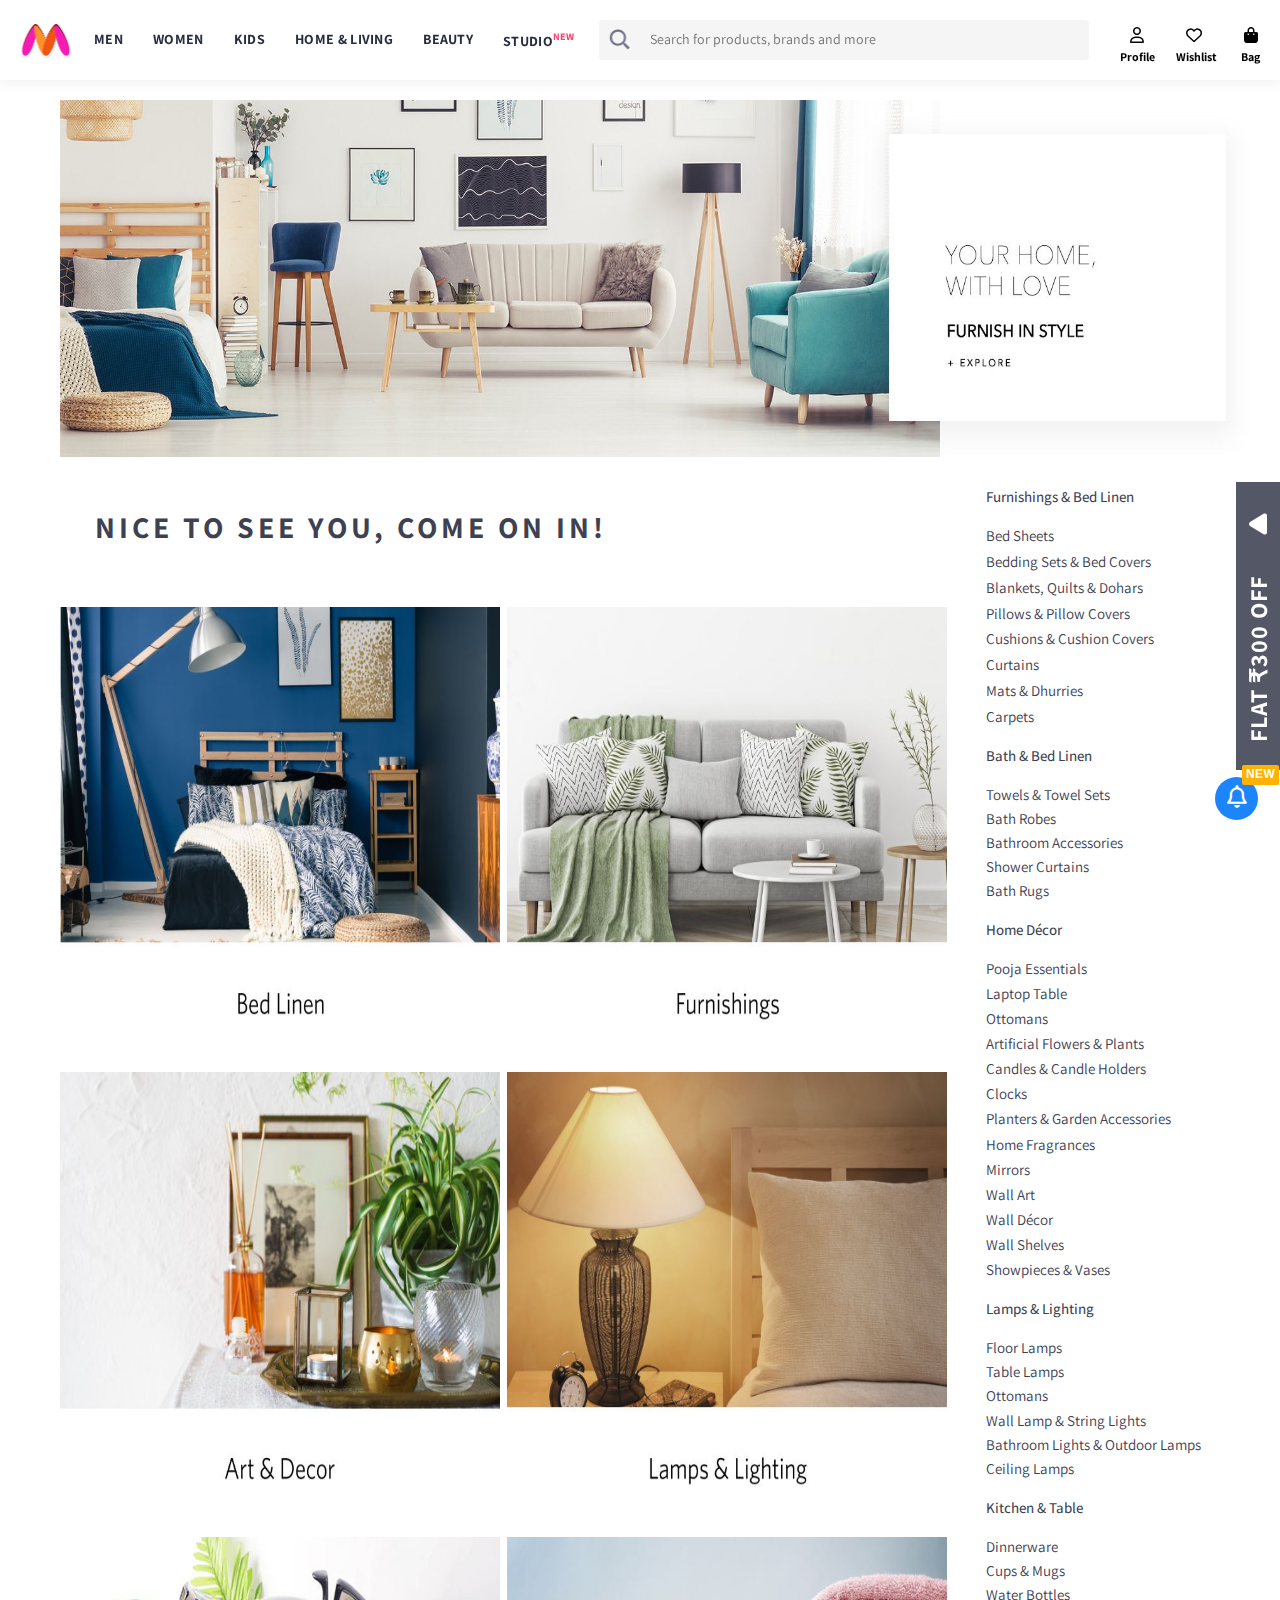
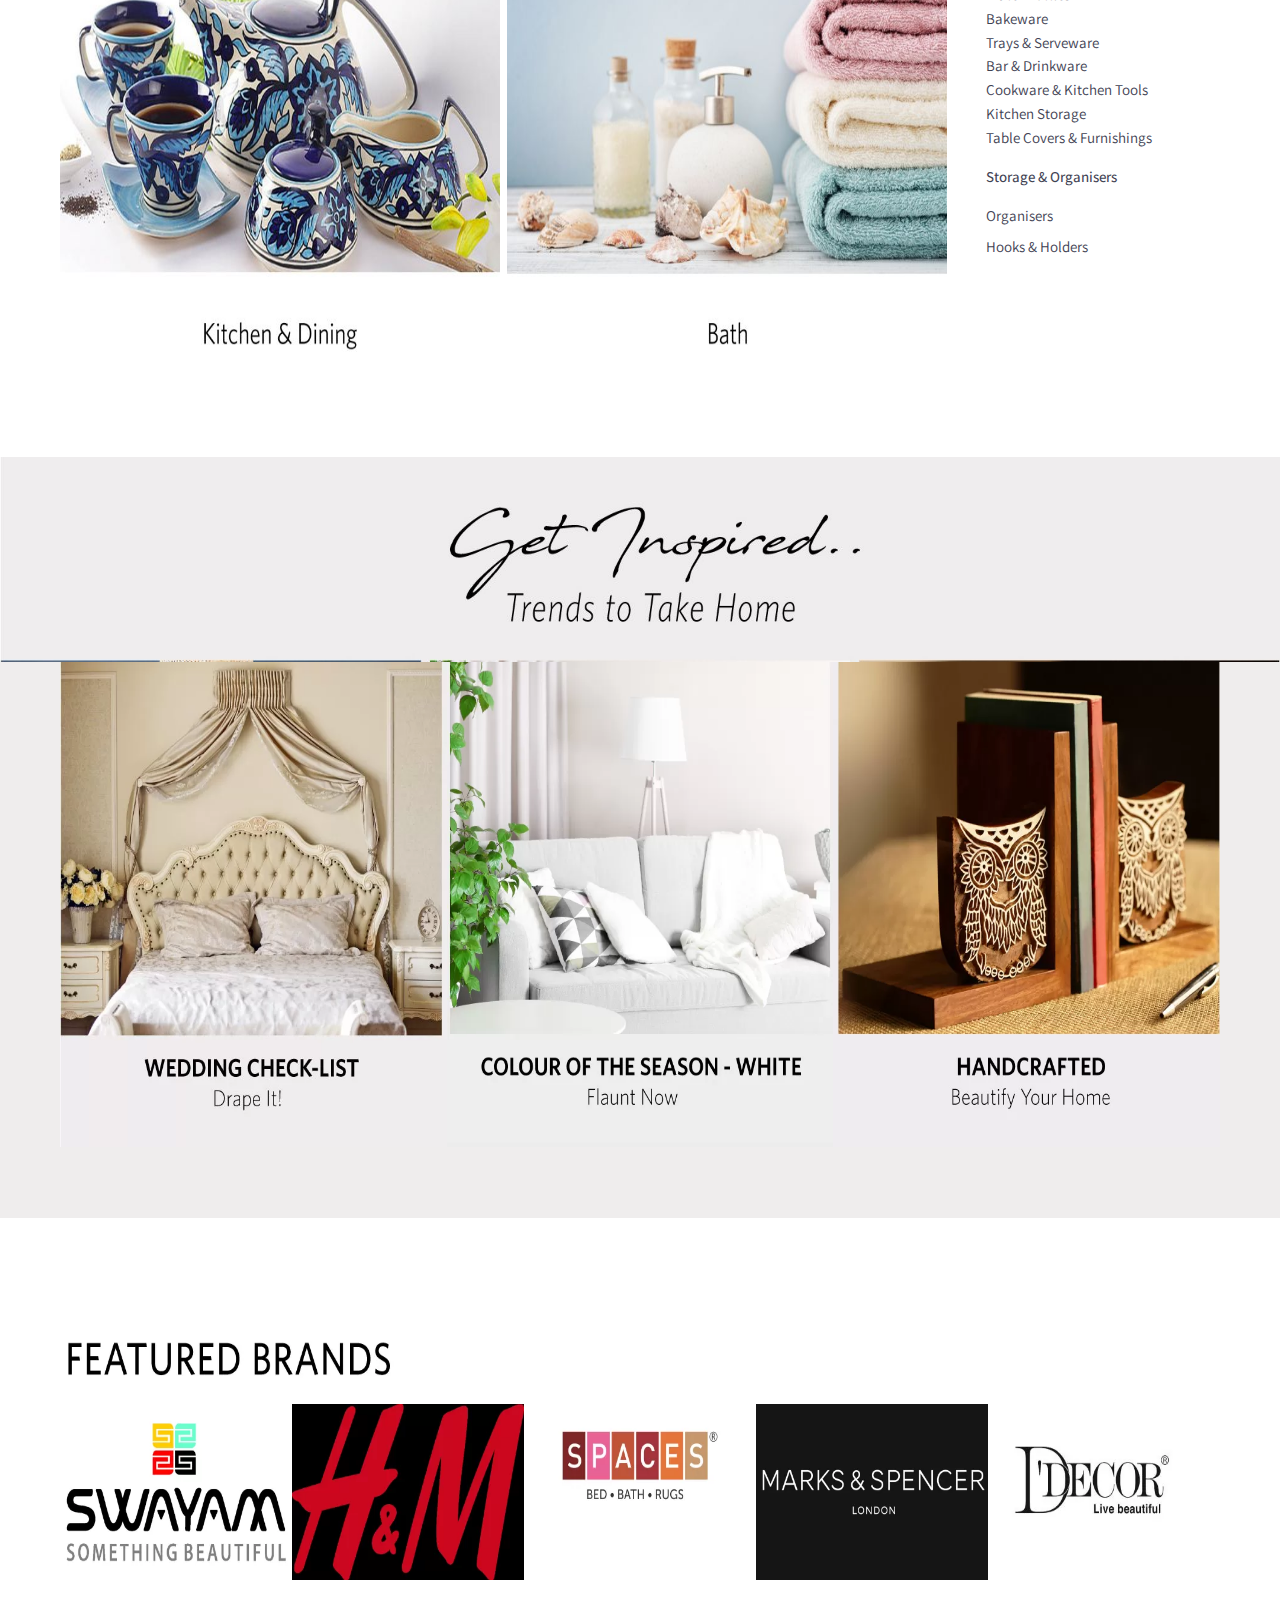
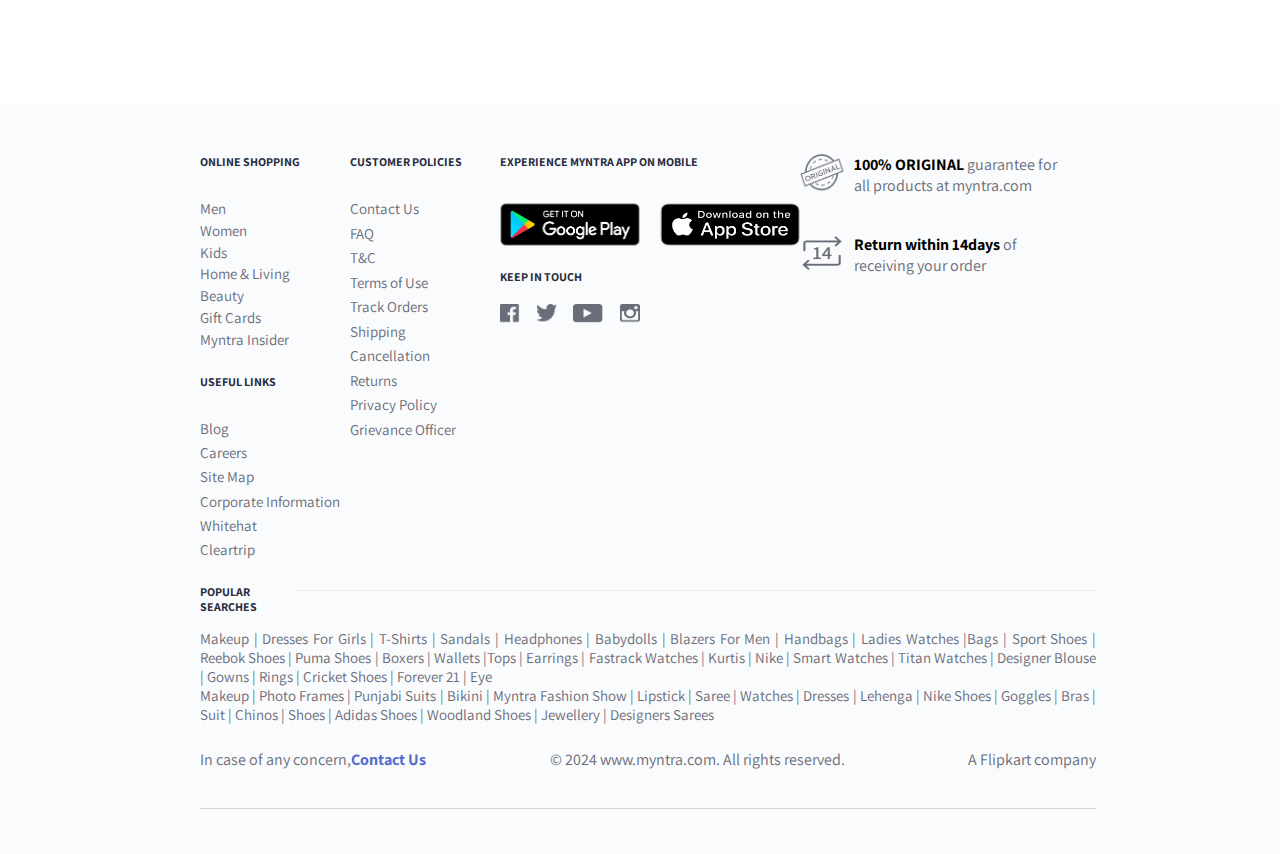
<file: homenliving.html>
<!DOCTYPE html>
<html lang="en">

<head>
    <link rel="shortcut icon" href="images/myntra.svg">
    <title>Online Shopping for Women, Men, Kids Fashion & Lifestyle - Myntra</title>
    <link rel="stylesheet" href="css/style.css">
    <link rel="stylesheet" href="https://cdnjs.cloudflare.com/ajax/libs/font-awesome/6.6.0/css/all.min.css" />
</head>

<body>
    <div class="boddy" style="height: auto;">
        <!-- header -->
        <header>
            <div class="header-center">
                <a href="index.html">
                    <div class="logo"></div>
                </a>
                <nav>
                    <div class="header-anchors">
                        <a href="">MEN</a>
                        <div class="bottom-bar1"></div>
                        <div class="black-black1"></div>
                        <div class="mega-menu1">

                            <!-- mm-sec1 -->
                            <div class="mm-sec1">
                                <div class="mm-sec1-r1" style="height: auto;">
                                    <ul>
                                        <li class="list-head" style="color: #ee5f73;"><a href="">Topwear</a></li>
                                        <li class="list-elements"><a href="">T-Shirts</a></li>
                                        <li class="list-elements"><a href="">Casual Shirts</a></li>
                                        <li class="list-elements"><a href="">Formal Shirts</a></li>
                                        <li class="list-elements"><a href="">Sweatshirts</a></li>
                                        <li class="list-elements"><a href="">Sweaters</a></li>
                                        <li class="list-elements"><a href="">Jackets</a></li>
                                        <li class="list-elements"><a href="">Blazers & Coats</a></li>
                                        <li class="list-elements"><a href="">Suits</a></li>
                                        <li class="list-elements"><a href="">Rain Jackets</a></li>
                                    </ul>
                                </div>
                                <div class="list-line"></div>
                                <div class="mm-sec1-r2">
                                    <ul>
                                        <li class="list-head" style="color: #ee5f73;"><a href="">Indian & Festive
                                                Wear</a></li>
                                        <li class="list-elements"><a href="">Kurtas & Kurta Sets</a></li>
                                        <li class="list-elements"><a href="">Sherwanis</a></li>
                                        <li class="list-elements"><a href="">Nehru Jackets</a></li>
                                        <li class="list-elements"><a href=""> Dhotis</a></li>
                                    </ul>
                                </div>
                            </div>
                            <!-- mm-sec1 -->

                            <!-- mm-sec2 -->
                            <div class="mm-sec2">
                                <div class="mm-sec1-r3">
                                    <ul>
                                        <li class="list-head" style="color: #ee5f73;"><a href="">Bottomwear</a></li>
                                        <li class="list-elements"><a href="">Jeans</a></li>
                                        <li class="list-elements"><a href=""> Casual Trousers</a></li>
                                        <li class="list-elements"><a href="">Formal Trousers</a></li>
                                        <li class="list-elements"><a href=""> Towels Set</a></li>
                                        <li class="list-elements"><a href="">Shorts</a></li>
                                        <li class="list-elements"><a href="">Track Pants & Joggers</a></li>
                                    </ul>
                                </div>
                                <div class="list-line"></div>
                                <div class="mm-sec1-r4">
                                    <ul>
                                        <li class="list-head" style="color: #ee5f73;"><a href="">Innerwear &
                                                Sleepwear</a></li>
                                        <li class="list-elements"><a href=""> Briefs & Trunks</a></li>
                                        <li class="list-elements"><a href=""> Boxers</a></li>
                                        <li class="list-elements"><a href=""> Vests</a></li>
                                        <li class="list-elements"><a href=""> Sleepwear & Loungewear</a></li>
                                        <li class="list-elements"><a href=""> Thermals</a></li>
                                    </ul>
                                </div>
                                <div class="list-line"></div>
                                <div class="mm-sec1-r4">
                                    <ul>
                                        <li class="list-head" style="color: #ee5f73;"><a href="">Plus Size</a></li>
                                    </ul>
                                </div>
                            </div>
                            <!-- mm-sec2 -->

                            <!-- mm-sec3 -->
                            <div class="mm-sec1">
                                <div class="mm-sec1-r1">
                                    <ul>
                                        <li class="list-head" style="color: #ee5f73;"><a href="">Footwear </a></li>
                                        <li class="list-elements"><a href=""> Casual Shoes</a></li>
                                        <li class="list-elements"><a href="">Sports Shoes</a></li>
                                        <li class="list-elements"><a href=""> Formal Shoes</a></li>
                                        <li class="list-elements"><a href="">Sneakers</a></li>
                                        <li class="list-elements"><a href="">Sandals & Floaters</a></li>
                                        <li class="list-elements"><a href="">Flip Flops</a></li>
                                        <li class="list-elements"><a href=""> Socks</a></li>
                                    </ul>
                                </div>
                                <div class="list-line"></div>
                                <div class="mm-sec1-r2">
                                    <ul>
                                        <li class="list-head" style="color: #ee5f73;"><a href="">Personal Care &
                                                Grooming</a></li>
                                        <li class="list-head" style="color: #ee5f73;"><a href=""> Sunglasses &
                                                Frames</a></li>
                                        <li class="list-head" style="color: #ee5f73;"><a href=""> Watches</a></li>
                                    </ul>
                                </div>
                            </div>
                            <!-- mm-sec3 -->

                            <!-- mm-sec4 -->
                            <div class="mm-sec2">
                                <div class="mm-sec1-r3">
                                    <ul>
                                        <li class="list-head" style="color: #ee5f73;"><a href="">Sports & Active
                                                Wear</a></li>
                                        <li class="list-elements"><a href="">Sports Shoes</a></li>
                                        <li class="list-elements"><a href="">Sports Sandals</a></li>
                                        <li class="list-elements"><a href=""> Active T-Shirts</a></li>
                                        <li class="list-elements"><a href="">Track Pants & Shorts</a></li>
                                        <li class="list-elements"><a href="">Tracksuits</a></li>
                                        <li class="list-elements"><a href="">Jackets & Sweatshirts</a></li>
                                        <li class="list-elements"><a href="">Sports Accessories</a></li>
                                        <li class="list-elements"><a href=""> Swimwear</a></li>
                                    </ul>
                                </div>
                                <div class="list-line"></div>
                                <div class="mm-sec1-r4">
                                    <ul>
                                        <li class="list-head" style="color: #ee5f73;"><a href="">Gadgets</a></li>
                                        <li class="list-elements"><a href="">Smart Wearables</a></li>
                                        <li class="list-elements"><a href="">Fitness Gadgets</a></li>
                                        <li class="list-elements"><a href="">Headphones</a></li>
                                        <li class="list-elements"><a href="">Speakers</a></li>
                                    </ul>
                                </div>
                            </div>
                            <!-- mm-sec4 -->

                            <!-- mm-sec5 -->
                            <div class="mm-sec1">
                                <div class="mm-sec1-r1">
                                    <ul>
                                        <li class="list-head" style="color: #ee5f73;"><a href="">Fashion Accessories</a>
                                        </li>
                                        <li class="list-elements"><a href="">Wallets</a></li>
                                        <li class="list-elements"><a href="">Belts</a></li>
                                        <li class="list-elements"><a href="">Perfumes & Body Mists</a></li>
                                        <li class="list-elements"><a href="">Trimmers</a></li>
                                        <li class="list-elements"><a href="">Deodorants</a></li>
                                        <li class="list-elements"><a href="">Ties, Cufflinks & Pocket Squares</a></li>
                                        <li class="list-elements"><a href=""></a></li>
                                        <li class="list-elements"><a href="">Accessory Gift Sets</a></li>
                                        <li class="list-elements"><a href="">Caps & Hats</a></li>
                                        <li class="list-elements"><a href="">Mufflers, Scarves & Gloves</a></li>
                                        <li class="list-elements"><a href="">Phone Cases</a></li>
                                        <li class="list-elements"><a href="">Rings & Wristwear</a></li>
                                        <li class="list-elements"><a href="">Helmets</a></li>
                                    </ul>
                                </div>
                                <div class="list-line"></div>
                                <div class="mm-sec1-r2">
                                    <ul>
                                        <li class="list-head" style="color: #ee5f73;"><a href="">Bags & Backpacks</a>
                                        </li>
                                        <li class="list-head" style="color: #ee5f73; padding-top: 5px;"><a href="">
                                                Luggages &
                                                Trolleys</a></li>
                                    </ul>
                                </div>
                            </div>
                            <!-- mm-sec5 -->

                        </div>
                    </div>
                    <div class="header-anchors">
                        <a href="">WOMEN</a>
                        <div class="bottom-bar2"></div>
                        <div class="black-black2"></div>
                        <div class="mega-menu2">

                            <!-- mm-sec1 -->
                            <div class="mm-sec1">
                                <div class="mm-sec1-r1">
                                    <ul>
                                        <li class="list-head" style="color: #fb56c1;"><a href="">Indian & Fusion
                                                Wear</a></li>
                                        <li class="list-elements"><a href="">Kurtas & Suits</a></li>
                                        <li class="list-elements"><a href="">Kurtis, Tunics & Tops</a></li>
                                        <li class="list-elements"><a href="">Sarees</a></li>
                                        <li class="list-elements"><a href="">Ethnic Wear</a></li>
                                        <li class="list-elements"><a href="">Leggings, Salwars & Churidars</a></li>
                                        <li class="list-elements"><a href="">Skirts & Palazzos</a></li>
                                        <li class="list-elements"><a href="">Dress Materials</a></li>
                                        <li class="list-elements"><a href="">Lehenga Cholis</a></li>
                                        <li class="list-elements"><a href="">Dupattas & Shawls</a></li>
                                        <li class="list-elements"><a href="">Jackets</a></li>
                                    </ul>
                                </div>
                                <div class="list-line"></div>
                                <div class="mm-sec1-r2">
                                    <ul>
                                        <li class="list-head" style="color: #fb56c1;"><a href="">Belts, Scarves &
                                                Morer</a></li>
                                        <li class="list-head" style="color: #fb56c1;"><a href="">Watches & Wearables</a>
                                        </li>

                                    </ul>
                                </div>
                            </div>
                            <!-- mm-sec1 -->

                            <!-- mm-sec2 -->
                            <div class="mm-sec2">
                                <div class="mm-sec1-r3">
                                    <ul>
                                        <li class="list-head" style="color: #fb56c1;"><a href="">Western Wear</a></li>
                                        <li class="list-elements"><a href="">Dresses</a></li>
                                        <li class="list-elements"><a href=""> Tops</a></li>
                                        <li class="list-elements"><a href="">Tshirts</a></li>
                                        <li class="list-elements"><a href="">Jeans</a></li>
                                        <li class="list-elements"><a href="">Trousers & Capris</a></li>
                                        <li class="list-elements"><a href="">Shorts & Skirts</a></li>
                                        <li class="list-elements"><a href="">Co-ords</a></li>
                                        <li class="list-elements"><a href="">Playsuits</a></li>
                                        <li class="list-elements"><a href="">Jumpsuits</a></li>
                                        <li class="list-elements"><a href="">Shrugs</a></li>
                                        <li class="list-elements"><a href="">Sweaters & Sweatshirts</a></li>
                                        <li class="list-elements"><a href="">Jackets & Coats</a></li>
                                        <li class="list-elements"><a href="">Blazers & Waistcoats</a></li>
                                    </ul>
                                </div>
                                <div class="list-line"></div>
                                <div class="mm-sec1-r4">
                                    <ul>
                                        <li class="list-head" style="color: #fb56c1;"><a href="">Plus Size</a></li>
                                    </ul>
                                </div>
                            </div>
                            <!-- mm-sec2 -->

                            <!-- mm-sec3 -->
                            <div class="mm-sec1">
                                <div class="mm-sec1-r1">
                                    <ul>
                                        <li class="list-head" style="color: #fb56c1;"><a href="">Maternity </a></li>
                                        <li class="list-head" style="color: #fb56c1;"><a href="">Sunglasses & Frames
                                            </a></li>
                                        <li class="list-head" style="color: #fb56c1;"><a href="">Footwear </a></li>
                                        <li class="list-elements"><a href="">Flats</a></li>
                                        <li class="list-elements"><a href="">Casual Shoes</a></li>
                                        <li class="list-elements"><a href="">Heels</a></li>
                                        <li class="list-elements"><a href="">Boots</a></li>
                                        <li class="list-elements"><a href="">Sports Shoes & Floaters</a></li>
                                    </ul>
                                </div>
                                <div class="list-line"></div>
                                <div class="mm-sec1-r2">
                                    <ul>
                                        <li class="list-head" style="color: #fb56c1;"><a href="">Sports & Active Wear
                                            </a></li>
                                        <li class="list-elements"><a href="">Clothing</a></li>
                                        <li class="list-elements"><a href="">Footwear</a></li>
                                        <li class="list-elements"><a href="">Sports Accessories</a></li>
                                        <li class="list-elements"><a href="">Sports Equipment</a></li>
                                    </ul>
                                </div>
                            </div>
                            <!-- mm-sec3 -->

                            <!-- mm-sec4 -->
                            <div class="mm-sec2">
                                <div class="mm-sec1-r3">
                                    <ul>
                                        <li class="list-head" style="color: #fb56c1;"><a href="">Lingerie &
                                                Sleepwear</a></li>
                                        <li class="list-elements"><a href="">Bra</a></li>
                                        <li class="list-elements"><a href="">Briefs</a></li>
                                        <li class="list-elements"><a href="">Shapewear</a></li>
                                        <li class="list-elements"><a href="">Sleepwear & Loungewear</a></li>
                                        <li class="list-elements"><a href="">Swimwear</a></li>
                                        <li class="list-elements"><a href="">Camisoles & Thermals</a></li>
                                    </ul>
                                </div>
                                <div class="list-line"></div>
                                <div class="mm-sec1-r4">
                                    <ul>
                                        <li class="list-head" style="color: #fb56c1;"><a href="">Beauty & Personal
                                                Care</a></li>
                                        <li class="list-elements"><a href="">Makeup</a></li>
                                        <li class="list-elements"><a href="">Skincare</a></li>
                                        <li class="list-elements"><a href="">Premium Beauty</a></li>
                                        <li class="list-elements"><a href="">Lipsticks</a></li>
                                        <li class="list-elements"><a href="">Fragrances</a></li>
                                    </ul>
                                </div>
                            </div>
                            <!-- mm-sec4 -->

                            <!-- mm-sec5 -->
                            <div class="mm-sec1">
                                <div class="mm-sec1-r1">
                                    <ul>
                                        <li class="list-head" style="color: #fb56c1;"><a href="">Gadgets</a>
                                        </li>
                                        <li class="list-elements"><a href="">Smart Wearables</a></li>
                                        <li class="list-elements"><a href="">Fitness Gadgets</a></li>
                                        <li class="list-elements"><a href="">Headphones</a></li>
                                        <li class="list-elements"><a href="">Speakers</a></li>
                                    </ul>
                                </div>
                                <div class="list-line"></div>
                                <div class="mm-sec1-r1">
                                    <ul>
                                        <li class="list-head" style="color: #fb56c1;"><a href="">Jewellery</a>
                                        </li>
                                        <li class="list-elements"><a href="">Fashion Jewellery</a></li>
                                        <li class="list-elements"><a href="">Fine Jewellery</a></li>
                                        <li class="list-elements"><a href="">Earrings</a></li>
                                    </ul>
                                </div>
                                <div class="list-line"></div>
                                <div class="mm-sec1-r2">
                                    <ul>
                                        <li class="list-head" style="color: #fb56c1;"><a href="">Backpacks</a>
                                        </li>
                                        <li class="list-head" style="color: #fb56c1;"><a href="">Handbags, Bags &
                                                Wallets</a>
                                        </li>
                                        <li class="list-head" style="color: #fb56c1;"><a href="">Luggages & Trolleys</a>
                                        </li>
                                    </ul>
                                </div>
                            </div>
                            <!-- mm-sec5 -->

                        </div>
                    </div>
                    <div class="header-anchors">
                        <a href="">KIDS</a>
                        <div class="bottom-bar3"></div>
                        <div class="black-black3"></div>
                        <div class="mega-menu3">

                            <!-- mm-sec1 -->
                            <div class="mm-sec1">
                                <div class="mm-sec1-r1">
                                    <ul>
                                        <li class="list-head" style="color: #f26a10;"><a href="">Boys Clothing</a></li>
                                        <li class="list-elements"><a href="">T-Shirts</a></li>
                                        <li class="list-elements"><a href="">Shirts</a></li>
                                        <li class="list-elements"><a href="">Shorts</a></li>
                                        <li class="list-elements"><a href="">Jeans</a></li>
                                        <li class="list-elements"><a href="">Trousers</a></li>
                                        <li class="list-elements"><a href="">Clothing Sets</a></li>
                                        <li class="list-elements"><a href="">Ethnic Wear</a></li>
                                        <li class="list-elements"><a href="">Track Pants & Pyjamas</a></li>
                                        <li class="list-elements"><a href="">Jacket, Sweater & Sweatshirts</a></li>
                                        <li class="list-elements"><a href="">Party Wear</a></li>
                                        <li class="list-elements"><a href="">Innerwear & Thermals</a></li>
                                        <li class="list-elements"><a href="">Nightwear & Loungewear</a></li>
                                        <li class="list-elements"><a href="">Value Packs</a></li>
                                    </ul>
                                </div>
                            </div>
                            <!-- mm-sec1 -->

                            <!-- mm-sec2 -->
                            <div class="mm-sec2">
                                <div class="mm-sec1-r3">
                                    <ul>
                                        <li class="list-head" style="color: #f26a10;"><a href="">Girls Clothing</a></li>
                                        <li class="list-elements"><a href="">Dresses</a></li>
                                        <li class="list-elements"><a href="">Tops</a></li>
                                        <li class="list-elements"><a href=""> Tshirts</a></li>
                                        <li class="list-elements"><a href="">Clothing Sets</a></li>
                                        <li class="list-elements"><a href="">Lehenga choli</a></li>
                                        <li class="list-elements"><a href="">Kurta Sets</a></li>
                                        <li class="list-elements"><a href="">Party wear</a></li>
                                        <li class="list-elements"><a href="">Dungarees & Jumpsuits</a></li>
                                        <li class="list-elements"><a href="">Skirts & shorts</a></li>
                                        <li class="list-elements"><a href="">Tights & Leggings</a></li>
                                        <li class="list-elements"><a href="">Jeans, Trousers & Capris</a></li>
                                        <li class="list-elements"><a href="">Jacket, Sweater & Sweatshirts</a></li>
                                        <li class="list-elements"><a href="">Innerwear & Thermals</a></li>
                                        <li class="list-elements"><a href="">Nightwear & Loungewear</a></li>
                                        <li class="list-elements"><a href="">Value Packs</a></li>
                                    </ul>
                                </div>
                            </div>
                            <!-- mm-sec2 -->

                            <!-- mm-sec3 -->
                            <div class="mm-sec1">
                                <div class="mm-sec1-r1">
                                    <ul>
                                        <li class="list-head" style="color: #f26a10;"><a href="">Footwear</a></li>
                                        <li class="list-elements"><a href="">Casual Shoes</a></li>
                                        <li class="list-elements"><a href="">Flipflops</a></li>
                                        <li class="list-elements"><a href="">Sports Shoes</a></li>
                                        <li class="list-elements"><a href="">Flats</a></li>
                                        <li class="list-elements"><a href="">Sandals</a></li>
                                        <li class="list-elements"><a href="">Heels</a></li>
                                        <li class="list-elements"><a href="">School Shoes</a></li>
                                        <li class="list-elements"><a href="">Socks</a></li>
                                    </ul>
                                </div>
                                <div class="list-line"></div>
                                <div class="mm-sec1-r2">
                                    <ul>
                                        <li class="list-head" style="color: #f26a10;"><a href="">Toys & Games</a></li>
                                        <li class="list-elements"><a href="">Learning & Development</a></li>
                                        <li class="list-elements"><a href=""> Activity Toys</a></li>
                                        <li class="list-elements"><a href="">Soft Toys</a></li>
                                        <li class="list-elements"><a href="">Action Figure / Play set</a></li>
                                    </ul>
                                </div>
                            </div>
                            <!-- mm-sec3 -->

                            <!-- mm-sec4 -->
                            <div class="mm-sec2">
                                <div class="mm-sec1-r3">
                                    <ul>
                                        <li class="list-head" style="color: #f26a10;"><a href="">Infants </a></li>
                                        <li class="list-elements"><a href="">Bodysuits</a></li>
                                        <li class="list-elements"><a href="">Rompers & Sleepsuits</a></li>
                                        <li class="list-elements"><a href="">Clothing Sets</a></li>
                                        <li class="list-elements"><a href="">Tshirts & Tops</a></li>
                                        <li class="list-elements"><a href="">Dresses</a></li>
                                        <li class="list-elements"><a href="">Bottom wear</a></li>
                                        <li class="list-elements"><a href="">Winter Wear</a></li>
                                        <li class="list-elements"><a href="">Innerwear & Sleepwear</a></li>
                                        <li class="list-elements"><a href="">Infant Care</a></li>
                                    </ul>
                                </div>
                                <div class="list-line"></div>
                                <div class="mm-sec1-r4">
                                    <ul>
                                        <li class="list-head" style="color: #f26a10;"><a href="">Home & Bath</a></li>
                                        <li class="list-head" style="color: #f26a10;"><a href="">Personal Care</a></li>
                                    </ul>
                                </div>
                            </div>
                            <!-- mm-sec4 -->

                            <!-- mm-sec5 -->
                            <div class="mm-sec1">
                                <div class="mm-sec1-r1">
                                    <ul>
                                        <li class="list-head" style="color: #f26a10;"><a href="">Kids Accessories</a>
                                        </li>
                                        <li class="list-elements"><a href="">Bags & Backpacks</a></li>
                                        <li class="list-elements"><a href="">Watches</a></li>
                                        <li class="list-elements"><a href="">Jewellery & Hair accessory</a></li>
                                        <li class="list-elements"><a href="">Sunglasses</a></li>
                                        <li class="list-elements"><a href="">Masks & Protective Gears</a></li>
                                        <li class="list-elements"><a href="">Caps & Hats</a></li>
                                    </ul>
                                </div>
                                <div class="list-line"></div>
                                <div class="mm-sec1-r2">
                                    <ul>
                                        <li class="list-head" style="color: #f26a10;"><a href="">Brands</a></li>
                                        <li class="list-elements"><a href="">H&M</a></li>
                                        <li class="list-elements"><a href="">Max Kids</a></li>
                                        <li class="list-elements"><a href="">Pantaloons</a></li>
                                        <li class="list-elements"><a href="">United Colors Of Benetton Kids</a></li>
                                        <li class="list-elements"><a href="">YK</a></li>
                                        <li class="list-elements"><a href="">U.S. Polo Assn. Kids</a></li>
                                        <li class="list-elements"><a href="">Mothercare</a></li>
                                        <li class="list-elements"><a href="">HRX</a></li>
                                    </ul>
                                </div>
                            </div>
                            <!-- mm-sec5 -->

                        </div>
                    </div>
                    <div class="header-anchors">
                        <a href="homenliving.html">HOME & LIVING</a>
                        <div class="bottom-bar"></div>
                        <div class="black-black"></div>
                        <div class="mega-menu">

                            <!-- mm-sec1 -->
                            <div class="mm-sec1">
                                <div class="mm-sec1-r1">
                                    <ul>
                                        <li class="list-head"><a href="">Bed Linen & Furnishing</a></li>
                                        <li class="list-elements"><a href="">Bed Runners</a></li>
                                        <li class="list-elements"><a href="">Mattress Protectors</a></li>
                                        <li class="list-elements"><a href="">Bedsheets</a></li>
                                        <li class="list-elements"><a href="">Bedding Sets</a></li>
                                        <li class="list-elements"><a href="">Blankets, Quilts & Dohars</a></li>
                                        <li class="list-elements"><a href="">Pillows & Pillow Covers</a></li>
                                        <li class="list-elements"><a href="">Bed Covers</a></li>
                                        <li class="list-elements"><a href="">Diwan Sets</a></li>
                                        <li class="list-elements"><a href="">Chair Pads & Covers</a></li>
                                        <li class="list-elements"><a href="">Sofa Covers</a></li>
                                    </ul>
                                </div>
                                <div class="list-line"></div>
                                <div class="mm-sec1-r2">
                                    <ul>
                                        <li class="list-head"><a href="">Flooring</a></li>
                                        <li class="list-elements"><a href="">Floor Runners</a></li>
                                        <li class="list-elements"><a href=""> Carpets</a></li>
                                        <li class="list-elements"><a href=""> Floor Mats & Dhurries</a></li>
                                        <li class="list-elements"><a href=""> Door Mats</a></li>
                                    </ul>
                                </div>
                            </div>
                            <!-- mm-sec1 -->

                            <!-- mm-sec2 -->
                            <div class="mm-sec2">
                                <div class="mm-sec1-r3">
                                    <ul>
                                        <li class="list-head"><a href="">Bath</a></li>
                                        <li class="list-elements"><a href="">Bath Towels</a></li>
                                        <li class="list-elements"><a href=""> Hand & Face Towels</a></li>
                                        <li class="list-elements"><a href="">Beach Towels</a></li>
                                        <li class="list-elements"><a href=""> Towels Set</a></li>
                                        <li class="list-elements"><a href="">Bath Rugs</a></li>
                                        <li class="list-elements"><a href="">Bath Robes</a></li>
                                        <li class="list-elements"><a href="">Bathroom Accessories</a></li>
                                        <li class="list-elements"><a href="">Shower Curtains</a></li>
                                    </ul>
                                </div>
                                <div class="list-line"></div>
                                <div class="mm-sec1-r4">
                                    <ul>
                                        <li class="list-head"><a href="">Lamps & Lighting</a></li>
                                        <li class="list-elements"><a href=""> Floor Lamps</a></li>
                                        <li class="list-elements"><a href=""> Ceiling Lamps</a></li>
                                        <li class="list-elements"><a href=""> Table Lamps</a></li>
                                        <li class="list-elements"><a href=""> Wall Lamps</a></li>
                                        <li class="list-elements"><a href=""> Outdoor Lamps</a></li>
                                        <li class="list-elements"><a href=""> String Lights</a></li>
                                    </ul>
                                </div>
                            </div>
                            <!-- mm-sec2 -->

                            <!-- mm-sec3 -->
                            <div class="mm-sec1">
                                <div class="mm-sec1-r1" style="height: 69%;">
                                    <ul>
                                        <li class="list-head"><a href="">Home Décor </a></li>
                                        <li class="list-elements"><a href=""> Plants & Planters</a></li>
                                        <li class="list-elements"><a href="">Aromas & Candles</a></li>
                                        <li class="list-elements"><a href=""> Clocks</a></li>
                                        <li class="list-elements"><a href="">Mirrors</a></li>
                                        <li class="list-elements"><a href=""> Wall Décor</a></li>
                                        <li class="list-elements"><a href="">Festive Decor</a></li>
                                        <li class="list-elements"><a href=""> Pooja Essentials</a></li>
                                        <li class="list-elements"><a href="">Wall Shelves</a></li>
                                        <li class="list-elements"><a href="">Fountains</a></li>
                                        <li class="list-elements"><a href="">Showpieces & Vases</a></li>
                                        <li class="list-elements"><a href="">Ottoman</a></li>
                                    </ul>
                                </div>
                                <div class="list-line"></div>
                                <div class="mm-sec1-r2">
                                    <ul>
                                        <li class="list-head"><a href="">Cushions & Cushion Covers</a></li>
                                        <li class="list-head"><a href="">Curtains</a></li>
                                    </ul>
                                </div>
                            </div>
                            <!-- mm-sec3 -->

                            <!-- mm-sec4 -->
                            <div class="mm-sec2">
                                <div class="mm-sec1-r3" style="height:54% ;">
                                    <ul>
                                        <li class="list-head"><a href="">Home Gift Sets</a></li>
                                        <li class="list-head"><a href="">Kitchen & Table</a></li>
                                        <li class="list-elements"><a href="">Table Runners</a></li>
                                        <li class="list-elements"><a href=""> Dinnerware & Serveware</a></li>
                                        <li class="list-elements"><a href=""> Cups and Mugs</a></li>
                                        <li class="list-elements"><a href="">Bakeware & Cookware</a></li>
                                        <li class="list-elements"><a href="">Kitchen Storage & Tools</a></li>
                                        <li class="list-elements"><a href="">Bar & Drinkware</a></li>
                                        <li class="list-elements"><a href="">Table Covers & Furnishings</a></li>
                                    </ul>
                                </div>
                                <div class="list-line"></div>
                                <div class="mm-sec1-r4">
                                    <ul>
                                        <li class="list-head"><a href="">Storage</a></li>
                                        <li class="list-elements"><a href=""> Bins</a></li>
                                        <li class="list-elements"><a href="">Hangers</a></li>
                                        <li class="list-elements"><a href="">Organisers</a></li>
                                        <li class="list-elements"><a href="">Hooks & Holders</a></li>
                                        <li class="list-elements"><a href="">Laundry Bags</a></li>
                                    </ul>
                                </div>
                            </div>
                            <!-- mm-sec4 -->

                            <!-- mm-sec5 -->
                            <div class="mm-sec1">
                                <div class="mm-sec1-r1" style="height: 100%;">
                                    <ul>
                                        <li class="list-head"><a href="">Brands</a></li>
                                        <li class="list-elements"><a href="">H&M</a></li>
                                        <li class="list-elements"><a href="">Marks & Spencer</a></li>
                                        <li class="list-elements"><a href="">Home Centre</a></li>
                                        <li class="list-elements"><a href="">Spaces</a></li>
                                        <li class="list-elements"><a href="">D'Decor</a></li>
                                        <li class="list-elements"><a href="">Story@Home</a></li>
                                        <li class="list-elements"><a href="">Pure Home & Living</a></li>
                                        <li class="list-elements"><a href="">Swayam</a></li>
                                        <li class="list-elements"><a href="">Raymond Home</a></li>
                                        <li class="list-elements"><a href="">Maspar</a></li>
                                        <li class="list-elements"><a href="">My Trident</a></li>
                                        <li class="list-elements"><a href="">Cortina</a></li>
                                        <li class="list-elements"><a href="">Random</a></li>
                                        <li class="list-elements"><a href="">Ellementry</a></li>
                                        <li class="list-elements"><a href="">ROMEE</a></li>
                                        <li class="list-elements"><a href="">SEJ by Nisha Gupta</a></li>
                                    </ul>
                                </div>
                            </div>
                            <!-- mm-sec5 -->

                        </div>
                    </div>
                    <div class="header-anchors">
                        <a href="">BEAUTY</a>
                        <div class="bottom-bar5"></div>
                        <div class="black-black5"></div>
                        <div class="mega-menu5">

                            <!-- mm-sec1 -->
                            <div class="mm-sec1">
                                <div class="mm-sec1-r1">
                                    <ul>
                                        <li class="list-head" style="color: #0db7af;"><a href="">Makeup</a></li>
                                        <li class="list-elements"><a href="">Lipstick</a></li>
                                        <li class="list-elements"><a href="">Lip Gloss</a></li>
                                        <li class="list-elements"><a href="">Lip Liner</a></li>
                                        <li class="list-elements"><a href="">Mascara</a></li>
                                        <li class="list-elements"><a href="">Eyeliner</a></li>
                                        <li class="list-elements"><a href="">Kajal</a></li>
                                        <li class="list-elements"><a href="">Eyeshadow</a></li>
                                        <li class="list-elements"><a href="">Foundation</a></li>
                                        <li class="list-elements"><a href="">Primer</a></li>
                                        <li class="list-elements"><a href="">Concealer</a></li>
                                        <li class="list-elements"><a href="">Compact</a></li>
                                        <li class="list-elements"><a href="">Nail Polish</a></li>
                                    </ul>
                                </div>
                            </div>
                            <!-- mm-sec1 -->

                            <!-- mm-sec2 -->
                            <div class="mm-sec2">
                                <div class="mm-sec1-r3">
                                    <ul>
                                        <li class="list-head" style="color: #0db7af;"><a href="">Skincare, Bath &
                                                Body</a></li>
                                        <li class="list-elements"><a href="">Face Moisturiser</a></li>
                                        <li class="list-elements"><a href="">Cleanser</a></li>
                                        <li class="list-elements"><a href="">Masks & Peel</a></li>
                                        <li class="list-elements"><a href="">Sunscreen</a></li>
                                        <li class="list-elements"><a href="">Serum</a></li>
                                        <li class="list-elements"><a href="">Face Wash</a></li>
                                        <li class="list-elements"><a href="">Eye Cream</a></li>
                                        <li class="list-elements"><a href="">Lip Balm</a></li>
                                        <li class="list-elements"><a href="">Body Lotion</a></li>
                                        <li class="list-elements"><a href="">Body Wash</a></li>
                                        <li class="list-elements"><a href="">Body Scrub</a></li>
                                        <li class="list-elements"><a href="">Hand Cream</a></li>
                                    </ul>
                                </div>
                                <div class="list-line"></div>
                                <div class="mm-sec1-r4">
                                    <ul>
                                        <li class="list-head" style="color: #0db7af;"><a href="">Baby Care</a></li>
                                        <li class="list-head" style="color: #0db7af;"><a href="">Masks</a></li>
                                    </ul>
                                </div>
                            </div>
                            <!-- mm-sec2 -->

                            <!-- mm-sec3 -->
                            <div class="mm-sec1">
                                <div class="mm-sec1-r1">
                                    <ul>
                                        <li class="list-head" style="color: #0db7af;"><a href="">Haircare</a></li>
                                        <li class="list-elements"><a href="">Shampoo</a></li>
                                        <li class="list-elements"><a href="">Conditioner </a></li>
                                        <li class="list-elements"><a href="">Hair Cream</a></li>
                                        <li class="list-elements"><a href="">Hair Oil</a></li>
                                        <li class="list-elements"><a href="">Hair Gel</a></li>
                                        <li class="list-elements"><a href=""> Hair Color</a></li>
                                        <li class="list-elements"><a href="">Hair Serum</a></li>
                                        <li class="list-elements"><a href="">Hair Accessory</a></li>
                                    </ul>
                                </div>
                                <div class="list-line"></div>
                                <div class="mm-sec1-r2">
                                    <ul>
                                        <li class="list-head" style="color: #0db7af;"><a href="">Fragrances</a></li>
                                        <li class="list-elements"><a href="">Perfume</a></li>
                                        <li class="list-elements"><a href="">Deodorant</a></li>
                                        <li class="list-elements"><a href="">Body Mist</a></li>
                                    </ul>
                                </div>
                            </div>
                            <!-- mm-sec3 -->

                            <!-- mm-sec4 -->
                            <div class="mm-sec2">
                                <div class="mm-sec1-r2">
                                    <ul>
                                        <li class="list-head" style="color: #0db7af;"><a href="">Appliances</a></li>
                                        <li class="list-elements"><a href="">Hair Straightener</a></li>
                                        <li class="list-elements"><a href="">Hair Dryer</a></li>
                                        <li class="list-elements"><a href="">Epilator</a></li>
                                    </ul>
                                </div>
                                <div class="list-line"></div>
                                <div class="mm-sec1-r2">
                                    <ul>
                                        <li class="list-head" style="color: #0db7af;"><a href="">Men's Grooming</a></li>
                                        <li class="list-elements"><a href="">Trimmers</a></li>
                                        <li class="list-elements"><a href="">Beard Oil</a></li>
                                        <li class="list-elements"><a href="">Hair Wax</a></li>
                                    </ul>
                                </div>
                                <div class="list-line"></div>
                                <div class="mm-sec1-r2">
                                    <ul>
                                        <li class="list-head" style="color: #0db7af;"><a href="">Beauty Gift & Makeup
                                                Set</a></li>
                                        <li class="list-elements"><a href="">Beauty Gift</a></li>
                                        <li class="list-elements"><a href="">Makeup Kit</a></li>
                                    </ul>
                                </div>
                                <div class="list-line"></div>
                                <div class="mm-sec1-r2">
                                    <ul>
                                        <li class="list-head" style="color: #0db7af;"><a href="">Premium Beauty</a></li>
                                        <li class="list-head" style="color: #0db7af;"><a href="">Wellness & Hygiene</a>
                                        </li>
                                    </ul>
                                </div>
                            </div>
                            <!-- mm-sec4 -->

                            <!-- mm-sec5 -->
                            <div class="mm-sec1">
                                <div class="mm-sec1-r1">
                                    <ul>
                                        <li class="list-head" style="color: #0db7af;"><a href="">Top Brands</a></li>
                                        <li class="list-elements"><a href="">Lakme</a></li>
                                        <li class="list-elements"><a href="">Maybelline</a></li>
                                        <li class="list-elements"><a href="">LOreal</a></li>
                                        <li class="list-elements"><a href="">Philips</a></li>
                                        <li class="list-elements"><a href="">Bath & Body Works</a></li>
                                        <li class="list-elements"><a href="">THE BODY SHOP</a></li>
                                        <li class="list-elements"><a href="">Biotique</a></li>
                                        <li class="list-elements"><a href="">Mamaearth</a></li>
                                        <li class="list-elements"><a href="">MCaffeine</a></li>
                                        <li class="list-elements"><a href="">Nivea</a></li>
                                        <li class="list-elements"><a href="">Lotus Herbals</a></li>
                                        <li class="list-elements"><a href="">LOreal Professionnel</a></li>
                                        <li class="list-elements"><a href="">KAMA AYURVEDA</a></li>
                                        <li class="list-elements"><a href="">M.A.C</a></li>
                                        <li class="list-elements"><a href="">Forest Essentials</a></li>
                                    </ul>
                                </div>
                            </div>
                            <!-- mm-sec5 -->
                        </div>
                    </div>
                    <div class="header-anchors">
                        <div>
                            <a href="">STUDIO</a><sup>NEW</sup>
                        </div>
                        <div class="bottom-bar6"></div>
                        <div class="black-black6"></div>
                        <div class="mega-menu-studio">

                            <!-- mm-sec1 -->
                            <div style="display: flex; flex-direction: column;">
                                <div class="mmstud-row1"> <img width="100%" height="100%"
                                        src="images/studio-logo-new (3).svg" alt="img"></div>
                                <div class="mmstud-row2">Your daily inspiration for everything fashion</div>
                                <div class="mmstud-row3"> <img width="100%" height="100%"
                                        src="images/sudio-nav-banner (3).png" alt="img"></div>
                                <a href="">
                                    <div class="mmstud-row4"><b>EXPLORE STUDIO <span></span> ></b></div>
                                </a>
                            </div>
                            <!-- mm-sec1 -->

                        </div>
                    </div>

                </nav>
                <div class="searchbar">
                    <div class="icon-box">
                        <div class="search-icon"></div>
                    </div>
                    <input type="text" placeholder="Search for products, brands and more">
                </div>
                <div class="header-icons">
                    <div class="icon-div">
                        <a href="">
                            <div class="icons"><i class="fa-regular fa-user"></i></div>
                        </a>
                        <a href="">
                            <div class="icons"><i class="fa-regular fa-heart"></i></div>
                        </a>
                        <a href="">
                            <div class="icons"><i class="fa-solid fa-bag-shopping"></i></div>
                        </a>
                    </div>
                    <div class="icon-content-div">
                        <a href="">
                            <div class="icons-content">Profile</div>
                        </a>
                        <a href="">
                            <div class="icons-content">Wishlist</div>
                        </a>
                        <a href="">
                            <div class="icons-content">Bag</div>
                        </a>
                    </div>
                </div>
            </div>
        </header>
        <!-- header -->

        <!-- fixed ref -->
        <a href="">
            <div class="banner-off">FLAT ₹300 OFF <i class="fa-solid fa-play" style="color: #ffffff;"></i></div>
        </a>
        <a href="">
            <div class="banner-new">NEW</div>
        </a>
        <a href="">
            <div class="banner-bell"> <i class="fa-regular fa-bell fa-shake fa-xl" style="color: #ffffff;"></i></div>
        </a>
        <!-- fixed ref -->

        <!-- HL-SECTION1 -->

        <div class="hl-section1a"> <a href=""><img width="100%" height="100%"
                    src="images/eff01060-f706-468d-b97c-95cdf43174f91528443826867-Desktop-Home-Banner.jpg"
                    alt="img"></a></div>
        <div class="mid-section">
            <div class="hl-maincontent">
                <div class="hl-section1b">NICE TO SEE YOU, COME ON IN!</div>

                <!-- section-c -->
                <div class="left-content">
                    <div class="hl-section1c">
                        <div class="subsection-c">
                            <a href="">
                                <img width="100%" height="100%" src="images/1.jpg.jpg" alt="img"></a>
                        </div>
                        <div class="subsection-c" style="margin-left: 7px;">
                            <a href=""><img width="100%" height="100%" src="images/2.jpg" alt="img"></a>
                        </div>
                    </div>
                    <!-- section-c -->
                    <div class="hl-section1c">
                        <div class="subsection-c">
                            <a href="">
                                <img width="100%" height="100%" src="images/3.jpg" alt="img"></a>
                        </div>
                        <div class="subsection-c" style="margin-left: 7px;">
                            <a href=""><img width="100%" height="100%" src="images/4.jpg" alt="img"></a>
                        </div>
                    </div>
                    <!-- section-c -->
                    <div class="hl-section1c">
                        <div class="subsection-c">
                            <a href="">
                                <img width="100%" height="100%" src="images/5.jpg" alt="img"></a>
                        </div>
                        <div class="subsection-c" style="margin-left: 7px;">
                            <a href=""><img width="100%" height="100%" src="images/6.jpg" alt="img"></a>
                        </div>
                    </div>
                </div>
            </div>
            <!-- section-c -->


            <!-- vertical section-c -->
            <div class="hl-verticalsec">
                <div class="navi-link">
                    Furnishings & Bed Linen
                </div>
                <div class="navi-link-underline">
                    <a href="">Bed Sheets</a>
                    <a href=""> Bedding Sets & Bed Covers</a>
                    <a href=""> Blankets, Quilts & Dohars</a>
                    <a href=""> Pillows & Pillow Covers</a>
                    <a href=""> Cushions & Cushion Covers</a>
                    <a href=""> Curtains</a>
                    <a href=""> Mats & Dhurries</a>
                    <a href=""> Carpets</a>
                </div>
                <!-- vs-c -->
                <div class="navi-link">
                    Bath & Bed Linen
                </div>
                <div class="navi-link-underline" style="height: 115px;">
                    <a href=""> Towels & Towel Sets</a>
                    <a href=""> Bath Robes</a>
                    <a href=""> Bathroom Accessories</a>
                    <a href=""> Shower Curtains</a>
                    <a href=""> Bath Rugs</a>
                </div>
                <!-- vs-c -->
                <div class="navi-link">
                    Home Décor
                </div>
                <div class="navi-link-underline" style="height: 320px;">
                    <a href=""> Pooja Essentials</a>
                    <a href=""> Laptop Table</a>
                    <a href=""> Ottomans</a>
                    <a href=""> Artificial Flowers & Plants</a>
                    <a href="">Candles & Candle Holders</a>
                    <a href="">Clocks</a>
                    <a href="">Planters & Garden Accessories</a>
                    <a href="">Home Fragrances</a>
                    <a href="">Mirrors</a>
                    <a href="">Wall Art</a>
                    <a href="">Wall Décor</a>
                    <a href="">Wall Shelves</a>
                    <a href="">Showpieces & Vases</a>
                </div>
                <!-- vs-c -->
                <div class="navi-link">
                    Lamps & Lighting
                </div>
                <div class="navi-link-underline" style="height: 140px;">
                    <a href=""> Floor Lamps</a>
                    <a href="">Table Lamps</a>
                    <a href=""> Ottomans</a>
                    <a href=""> Wall Lamp & String Lights</a>
                    <a href="">Bathroom Lights & Outdoor Lamps</a>
                    <a href="">Ceiling Lamps</a>
                </div>
                <!-- vs-c -->
                <div class="navi-link">
                    Kitchen & Table
                </div>
                <div class="navi-link-underline" style="height: 210px;">
                    <a href="">Dinnerware</a>
                    <a href="">Cups & Mugs</a>
                    <a href="">Water Bottles</a>
                    <a href="">Bakeware</a>
                    <a href="">Trays & Serveware</a>
                    <a href="">Bar & Drinkware</a>
                    <a href=""> Cookware & Kitchen Tools</a>
                    <a href=""> Kitchen Storage</a>
                    <a href=""> Table Covers & Furnishings</a>
                </div>
                <!-- vs-c -->
                <div class="navi-link">
                    Storage & Organisers
                </div>
                <div class="navi-link-underline" style="height: 50px;">
                    <a href="">Organisers</a>
                    <a href="">Hooks & Holders</a>
                </div>
            </div>
            <!-- vertical section-c -->
        </div>

        <!-- section-d -->
        <div class="section-d"><a href=""><img width="100%" height="100%"
                    src="images/11517478281102-Home-page-Desktop_12 (1).jpg" alt="img"></a></div>
        <!-- section-d -->

        <!-- section-e -->
        <div class="section-e">
            <div class="sub-sec-e"> <a href=""><img width="100%" height="100%" src="images/12.webp" alt="img"></a></div>
            <div class="sub-sec-e"><a href=""><img width="100%" height="100%" src="images/13.webp" alt="img"></a></div>
            <div class="sub-sec-e"> <a href=""><img width="100%" height="100%" src="images/14.webp" alt="img"></a></div>
        </div>

        <!-- section-f -->
        <div class="section-f"><a href=""><img width="100%" height="100%" src="images/165.webp" alt="img"></a></div>
        <!-- section-f-->

        <!-- section-g -->
        <div class="section-g">
            <div class="sub-sec-g"><a href=""><img width="100%" height="100%" src="images/aa11.webp" alt="img"></a>
            </div>
            <div class="sub-sec-g"><a href=""><img width="100%" height="100%" src="images/bb22.webp" alt="img"></a>
            </div>
            <div class="sub-sec-g"><a href=""><img width="100%" height="70%" src="images/cc33.webp" alt="img"></a>
            </div>
            <div class="sub-sec-g"><a href=""><img width="100%" height="100%" src="images/dd44.webp" alt="img"></a>
            </div>
            <div class="sub-sec-g"><a href=""><img width="100%" height="100%" src="images/ee55.webp" alt="img"></a>
            </div>
        </div>
        <!-- section-g-->

        <!-- footer -->
        <footer style="height: 750px;">
            <div class="footermid" style="height: 750px;">
                <div class="footcolumns">

                    <!-- SECTION1  hello-->

                    <!-- footer col1 -->
                    <div class="footcol1">
                        <div class="footcol1head">ONLINE SHOPPING</div>
                        <div class="footcol1table">
                            <a href="men.html">Men</a>
                            <a href="women.html">Women</a>
                            <a href="kids.html">Kids</a>
                            <a href="homeliving.html">Home & Living</a>
                            <a href="beauty.html">Beauty</a>
                            <a href="giftcards.html">Gift Cards</a>
                            <a href="myntrainsider.html">Myntra Insider</a>
                        </div>
                        <div class="footcol1head">USEFUL LINKS</div>
                        <div class="footcol1table" style="height:140px;">
                            <a href="https://blog.myntra.com/">Blog</a>
                            <a href="https://careers.myntra.com/">Careers</a>
                            <a href="https://www.myntra.com/sitemap">Site Map</a>
                            <a href="https://www.myntra.com/corp-info">Corporate Information</a>
                            <a href="https://www.myntra.com/security/whitehat">Whitehat</a>
                            <a href="https://www.cleartrip.com/">Cleartrip</a>
                        </div>
                    </div>
                    <!-- footer col1 -->

                    <!-- footer col2 -->
                    <div class="footcol2">
                        <div class="footcol1head">CUSTOMER POLICIES</div>
                        <div class="footcol1table" style="height: 240px;">
                            <a href="https://www.myntra.com/contactus">Contact Us</a>
                            <a href="https://www.myntra.com/faqs">FAQ</a>
                            <a href="https://www.myntra.com/tac">T&C</a>
                            <a href="https://www.myntra.com/termsofuse">Terms of Use</a>
                            <a href="https://www.myntra.com/login?referer=https%3A%2F%2Fwww.myntra.com%2Fmy%2Forders">Track
                                Orders</a>
                            <a href="https://www.myntra.com/faqs#shipping">Shipping</a>
                            <a href="https://www.myntra.com/faqs#cancel">Cancellation</a>
                            <a href="https://www.myntra.com/faqs#returns">Returns</a>
                            <a href="https://www.myntra.com/privacypolicy">Privacy Policy</a>
                            <a href="https://www.myntra.com/grievanceredressal">Grievance Officer</a>
                        </div>

                    </div>
                    <!-- footer col2 -->

                    <!-- footer col3 -->
                    <div class="footcol1" style="width: 300px;">
                        <div class="footcol1head" style="width:300px ;">EXPERIENCE MYNTRA APP ON MOBILE</div>
                        <div class="footcol1table2">
                            <div class="footcol3img"> <a href=""> <img width="100%" height="100%"
                                        src="images/80cc455a-92d2-4b5c-a038-7da0d92af33f1539674178924-google_play.png"
                                        alt="img"></a>
                            </div>
                            <div class="footcol3img"> <a href=""><img width="100%" height="100%"
                                        src="images/bc5e11ad-0250-420a-ac71-115a57ca35d51539674178941-apple_store.png"
                                        alt="img"></a>
                            </div>
                        </div>

                        <div class="footcol1head" style="width:300px ;">KEEP IN TOUCH</div>
                        <div class="socials">
                            <div class="socialrow"><a href="https://www.facebook.com/myntra"><img width="100%"
                                        height="100%"
                                        src="images/d2bec182-bef5-4fab-ade0-034d21ec82e31574604275433-fb.png"
                                        alt="img"></a>
                            </div>
                            <div class="socialrow"><a href="https://x.com/myntra"><img width="100%" height="100%"
                                        src="images/f10bc513-c5a4-490c-9a9c-eb7a3cc8252b1574604275383-twitter.png"
                                        alt="img"></a>
                            </div>
                            <div class="socialrow" style="width:30px ;"><a
                                    href="https://www.youtube.com/user/myntradotcom"><img width="100%" height="100%"
                                        src="images/a7e3c86e-566a-44a6-a733-179389dd87111574604275355-yt.png"
                                        alt="img"></a>
                            </div>
                            <div class="socialrow"><a href="https://www.instagram.com/myntra/"><img width="100%"
                                        height="100%"
                                        src="images/b4fcca19-5fc1-4199-93ca-4cae3210ef7f1574604275408-insta.png"
                                        alt="img"></a>

                            </div>
                        </div>
                    </div>
                    <!-- footer col3 -->

                    <!-- footer col4 -->
                    <div class="footercol4">
                        <div class="fcol4">
                            <div class="col4img"><img width="100%" height="100%"
                                    src="images/6c3306ca-1efa-4a27-8769-3b69d16948741574602902452-original.png"
                                    alt="img">
                            </div>
                            <div class="col4con">
                                <b style="color: black;">100% ORIGINAL</b> guarantee for <br> all products at myntra.com
                            </div>
                        </div>
                        <div class="fcol4" style="margin-top: 20px;">
                            <div class="col4img"><img width="100%" height="100%"
                                    src="images/becb1b16-86cc-4e78-bdc7-7801c17947831684737106127-Return-Window-image.png"
                                    alt="img">
                            </div>
                            <div class="col4con">
                                <b style="color: black;">Return within 14days</b> of <br> receiving your order
                            </div>
                        </div>
                    </div>
                    <!-- footer col4 -->

                </div>

                <!-- SECTION1 -->

                <!-- SECTION2 -->
                <div style="display: flex;">
                    <div class="footcol1head">POPULAR SEARCHES</div>
                    <div style="background-color: #eaeaec; height: 1px; width: 1250px; margin-top: 6px;"></div>
                </div>
                <div class="content"><a href="">Makeup</a> |<a href=""> Dresses For Girls</a> |<a href=""> T-Shirts</a>
                    |<a href=""> Sandals</a> | <a href="">Headphones </a> | <a href="">Babydolls</a> | <a
                        href="">Blazers
                        For Men</a> |<a href=""> Handbags</a> |<a href=""> Ladies
                        Watches</a> |<a href="">Bags</a> |<a href=""> Sport Shoes</a> |<a href=""> Reebok Shoes</a> | <a
                        href="">Puma Shoes</a> |<a href="">
                        Boxers</a> |<a href=""> Wallets</a> |<a href="">Tops</a> |<a href=""> Earrings </a>|<a href="">
                        Fastrack Watches</a> |<a href="">
                        Kurtis</a> |<a href=""> Nike</a> |<a href=""> Smart Watches</a> |<a href=""> Titan Watches</a>
                    |<a href="">
                        Designer Blouse</a> |<a href=""> Gowns</a> | <a href="">Rings</a> |<a href=""> Cricket Shoes</a>
                    |<a href="">
                        Forever 21</a> |<a href=""> Eye <br>
                        Makeup</a> |<a href=""> Photo Frames</a> |<a href=""> Punjabi Suits</a> |<a href=""> Bikini</a>
                    |<a href="">
                        Myntra Fashion Show</a> | <a href="">Lipstick</a> | <a href="">Saree</a> |<a href="">
                        Watches</a> |<a href="">
                        Dresses</a> |<a href=""> Lehenga</a> |<a href="">
                        Nike Shoes</a> |<a href=""> Goggles</a> |<a href=""> Bras</a> |<a href=""> Suit </a>|<a href="">
                        Chinos</a> |<a href=""> Shoes</a>
                    |<a href=""> Adidas Shoes </a>|<a href=""> Woodland Shoes</a> | <a href="">Jewellery</a>
                    |<a href="">
                        Designers Sarees</a>
                </div>
                <div class="sec2row2">
                    <div>In case of any concern,<a href="contact.html" style="color: #526cd0;font-weight: 700;">Contact
                            Us</a>
                    </div>
                    <div>© 2024 www.myntra.com. All rights reserved.</div>
                    <div>A Flipkart company</div>



                </div>
            </div>
        </footer>
    </div>
</body>
</div>
</file>
<file: css/style.css>
@import url('https://fonts.googleapis.com/css2?family=Assistant:wght@200..800&display=swap');



* {
    margin: 0px;
    padding: 0px;
    box-sizing: border-box;
    font-family: "Assistant", sans-serif;
}

body {
    background-color: white;
}

a {
    color: inherit;
    text-decoration: none;
}

header {
    width: 100%;
    height: 80px;
    background-color: white;
    box-shadow: 0 4px 12px 0 rgba(0, 0, 0, .05);
    display: flex;
    justify-content: center;
    position: fixed;
    top: 0px;
}

nav {
    width: 510px;
    height: 80px;
    display: flex;
    justify-content: space-around;
    margin-right: 15px;
    /* border: 2px solid green; */
    padding-top: 30px;
}

sup {
    color: #ff3f6c;
    font-weight: 600px;
    text-align: left;
    font-size: 10px;
}

.boddy {
    width: 100%;
    height: 6500px;
    /* border: 2px solid hotpink; */
}

.header-center {
    width: 1500px;
    height: 80px;
    display: flex;
    align-items: center;
    justify-content: space-between;
    position: relative;
}

.logo {
    width: 53px;
    height: 36px;
    cursor: pointer;
    background-image: url(../images/MyntraWebSprite_27_01_2021.png);
    background-position: -462px 0;
    background-size: 1404px 105px;
    margin-left: 50px;
}

.header-anchors {
    color: #282c3f;
    font-size: 14px;
    letter-spacing: .3px;
    font-weight: 700;
    margin: 0px 0px 0px 10px;
    /* border: 2px solid fuchsia; */
    display: flex;
    flex-direction: column;
    justify-content: space-between;

}

.searchbar {
    width: 500px;
    height: 80px;
    display: flex;
    align-items: center;
}

.header-icons {
    width: 170px;
    height: 40px;
    margin: 20px 30px 10px 10px;
}

.search-icon {
    width: 21px;
    height: 21px;
    background-image: url(../images/MyntraWebSprite_27_01_2021.png);
    background-position: -754px 0;
    background-size: 1404px 105px;
}

input {
    width: 90%;
    height: 40px;
    border: 1px solid #f5f5f6;
    background-color: #f5f5f6;
    font-size: 14px;
    padding: 8px 10px 10px;
    border-radius: 0px 4px 4px 0px;
}

.icon-box {
    width: 40px;
    height: 40px;
    border: 1px solid #f5f5f6;
    background-color: #f5f5f6;
    display: flex;
    text-align: center;
    justify-content: center;
    padding: 8px 0px 2px;
    border-radius: 4px 0px 0px 4px;
    border-right: none;
}

.icons {
    width: 24px;
    height: 24px;
    text-align: center;
}

.icon-div {
    width: 100%;
    height: 24px;
    display: flex;
    justify-content: space-around;
}

.icon-content-div {
    width: 100%;
    height: 16px;
    display: flex;
    justify-content: space-around;

}

.icons-content {
    width: 35px;
    height: 16px;
    font-size: 12px;
    font-weight: 700;
    text-align: center;

}

.section1 {
    width: 100%;
    height: 108px;
    display: flex;
    justify-content: center;
    padding-right: 50px;
    padding-left: 50px;
    margin-top: 95px;
}

.section2 {
    width: 100%;
    height: 450px;
    display: flex;
    justify-content: center;
}

.subsection2 {
    width: 100%;
    height: 100%;
}

.section3 {
    width: 100%;
    height: 160px;
}

.section4 {
    width: 100%;
    height: 160px;
    display: flex;
    justify-content: center;
}

.subsection4 {
    width: 100%;
    height: 100%;
}

.section5 {
    width: 100%;
    height: 150px;
}

.section6 {
    width: 100%;
    height: 300px;
    display: flex;
    margin-top: 20px;
}

.subsection6 {
    width: 260px;
    height: 100%;
    cursor: pointer;
}

.section7 {
    width: 100%;
    height: 20px;
    margin-top: 15px;
    display: flex;
    justify-content: center;
}

.subsection7 {
    width: 4%;
    height: 100%;
    display: flex;
    justify-content: space-around;
    align-items: start;
}

button {
    width: 7px;
    height: 7px;
    border-radius: 50%;
    background-color: #a1a2a8;
    border: none;
}

button:hover {
    background-color: #535766;
}

.section8 {
    width: 100%;
    height: 130px;
}

.section9 {
    width: 100%;
    display: flex;
    flex-wrap: wrap;
    justify-content: center;
    margin-top: 20px;
    /* border: 2px solid red; */

}

.items {
    width: 252px;
    height: 320px;
    /* border: 2px solid green; */
}

.section10 {
    width: 100%;
    height: 270px;
    margin-top: 20px;
    margin-bottom: 50px;
}

footer {
    width: 100%;
    height: 3720px;
    background-color: #FAFBFC;
}

.footermid {
    width: 70%;
    height: 1000px;
    margin-left: 200px;
    /* border: 2px solid black; */
    margin-top: 40px;
}

.footcolumns {
    width: 100%;
    height: 480px;
    margin-top: 50px;
    display: flex;
    justify-content: space-between;
    margin-right: 30px;
    /* border: 2px solid green; */
}

.footcol1head {
    width: 150px;
    height: 15px;
    color: #282c3f;
    font-weight: 700;
    font-size: 12px;
}

.footcol1table {
    width: 150px;
    height: 150px;
    margin-top: 30px;
    color: #696b79;
    font-size: 15px;
    cursor: pointer;
    display: flex;
    flex-direction: column;
    justify-content: space-between;
    margin-bottom: 25px;
}

.footcol1 {
    width: 150px;
    height: 600px;
    margin-top: 50px;
}

.footcol2 {
    width: 150px;
    height: 600px;
    margin-top: 50px;
}

.footcol3img {
    width: 140px;
    height: 43px;
    margin-bottom: 20px;
    margin-top: 50px;
}

.footcol1table2 {
    width: 300px;
    height: 80px;
    display: flex;
    justify-content: space-between;
    align-items: center;
    margin-bottom: 20px;
}

.socials {
    width: 140px;
    height: 40px;
    margin-top: 20px;
    display: flex;
    justify-content: space-between;
}

.socialrow {
    width: 20px;
    height: 20px;
}

.footercol4 {
    width: 300px;
    height: 300px;
    margin-top: 50px;
}

.fcol4 {
    width: 300px;
    height: 60px;
    display: flex;
    gap: 10px;
}

.col4img {
    width: 45px;
    height: 40px;
}

.col4con {
    width: 250px;
    height: 70px;
    color: #696b79;
    font-size: 16px;
}

.content {
    width: 100%;
    height: 100px;
    margin-top: 30px;
    font-size: 15px;
    text-align: justify;
    color: #696b79;
    margin-bottom: 20px;
}

.sec2row2 {
    width: 100%;
    height: 60px;
    color: #696b79;
    font-size: 16px;
    display: flex;
    justify-content: space-between;
    border-bottom: 1px solid lightgray;
}

.sec2row3 {
    width: 100%;
    height: 170px;
    margin-top: 45px;
    margin-bottom: 40px;
}

.sec2row3head {
    width: 100%;
    height: 20px;
    font-weight: 700;
    color: #282c3f;
}

.sec2row3con {
    width: 40%;
    height: 150px;
    color: #94969f;
    font-size: 16px;
    margin-top: 30px;
}

.sec3row1 {
    width: 100%;
    height: auto;
    /* border-top: 1px solid lightgray; */
    padding-top: 30px;
}

.sec3row1head {
    width: 100%;
    height: 16px;
    font-size: 14px;
    font-weight: 700;
    color: #535766
}

.sec3row1con {
    width: 100%;
    height: 110px;
    margin-top: 8px;
    line-height: 18px;
    color: #94969f;
    font-size: 14px;
}

.hl-section1a {
    width: 100%;
    height: 367px;
    margin-top: 100px;
    padding-left: 60px;
    padding-bottom: 10px;
}

.hl-section1b {
    width: 100%;
    height: 140px;
    color: #3e4152;
    font-weight: 700;
    font-size: 30px;
    letter-spacing: 4px;
    padding-top: 40px;
    padding-left: 95px;

}

.hl-section1c {
    width: 100%;
    height: 465px;
    display: flex;
    justify-content: space-between;
}

.subsection-c {
    width: 580px;
    height: 465px;
    margin-left: 60px;
    overflow: hidden;
    margin-bottom: 100px;
    /* border: 2px solid gold; */
}

.hl-verticalsec {
    width: 23%;
    height: 1430px;
    /* border: 2px solid brown; */
    float: right;
}

.gifts {
    color: #696b79;
}

.gifts:hover {
    text-decoration: underline;
}

.left-content {
    width: 100%;
    height: 1230px;
    display: flex;
    flex-direction: column;
    justify-content: space-between;
    /* border: 2px solid grey; */
}

.hl-maincontent {
    width: 74%;
    height: 1430px;
    /* border: 2px solid greenyellow; */
    float: left;
}

.navi-link {
    width: 100%;
    font-weight: 500;
    font-size: 15px;
    color: #3e4152;
    padding: 20px 0;
}

.navi-link-underline {
    width: 100%;
    height: 200px;
    font-size: 15px;
    color: #3e4152;
    display: flex;
    flex-direction: column;
    justify-content: space-between;
    /* border: 2px solid red; */
}

.navi-link-underline a:hover {
    text-decoration: underline;
}

.section-d {
    width: 100%;
    height: 205px;
    /* border: 2px solid fuchsia; */
}

.section-e {
    width: 100%;
    height: 556px;
    /* border: 2px solid chocolate; */
    padding: 0px 60px;
    background-color: rgb(239, 237, 237);
    display: flex;
    justify-content: space-between;
}

.sub-sec-e img {
    transition: 500ms;
}

.sub-sec-e:hover img {
    scale: 1.05;
}

.sub-sec-e {
    width: 458px;
    height: 485px;
    /* border: 2px solid chartreuse; */
    overflow: hidden;
}

.section-f {
    width: 100%;
    height: 186px;
    /* border: 2px solid fuchsia; */
    padding-left: 60px;
    padding-right: 60px;
}

.mid-section {
    width: 100%;
    height: 1590px;
    /* border: 2px solid greenyellow; */
}

.section-g {
    width: 100%;
    height: 250px;
    /* border: 2px solid fuchsia; */
    padding-left: 60px;
    padding-right: 60px;
    display: flex;
    justify-content: space-around;
}

.sub-sec-g img {
    transition: 500ms;
}

.sub-sec-g:hover img {
    scale: 1.05;
}

.sub-sec-g {
    width: 272px;
    height: 176px;
    /* border: 2px solid pink; */
    overflow: hidden;
}

.banner-off {
    width: 44px;
    height: 288px;
    padding: 8px 4px;
    writing-mode: vertical-rl;
    text-align: center;
    font-size: 24px;
    font-weight: 700;
    color: #fcfcfc;
    background-color: #535766;
    letter-spacing: 1px;
    position: fixed;
    right: 0px;
    bottom: 130px;
    transform: rotate(-180deg);
    cursor: pointer;
    z-index: 2;
    display: flex;
    justify-content: space-around;
    align-items: center;
}

.banner-new {
    width: 37px;
    height: 20px;
    padding: 2px 4px;
    border-radius: 2px;
    background: rgba(255, 179, 0, 1);
    color: #FFF;
    text-align: center;
    font-size: 12px;
    font-weight: bold;
    letter-spacing: 0.4px;
    position: fixed;
    right: 1px;
    bottom: 115px;
    z-index: 3;
    font-family: Arial, Helvetica, sans-serif;
}

.banner-bell {
    width: 43px;
    height: 43px;
    background-color: #1d85fc;
    border-radius: 50%;
    position: fixed;
    right: 22px;
    bottom: 80px;
    font-size: 15px;
    text-align: center;
    padding-top: 10px;
}


.mega-menu {
    width: 1125px;
    height: 450px;
    /* border: 2px solid red; */
    position: absolute;
    top: 80px;
    left: 120px;
    background-color: white;
    box-shadow: rgba(0, 0, 0, 0.1) 0px 0px 8px 0px inset;
    display: flex;
    justify-content: space-around;
    opacity: 0;
    visibility: hidden;
    transition-delay: .15s;
    transition: 300ms;
}

.mm-sec1 {
    width: 216px;
    height: 420px;
    /* border: 1px solid grey; */
    padding: 4px 0px 0px 15px;

}

.mm-sec1-r1 {
    width: 100%;
    height: auto;
    /* border: 1px solid green; */
}

.mm-sec2 {
    width: 216px;
    height: auto;
    /* border: 1px solid grey; */
    padding: 4px 0px 0px 23px;
    background-color: rgba(245, 245, 246, .4);
}


.list-head {
    width: 191px;
    height: 39px;
    font-size: 14px;
    font-weight: 700;
    line-height: 25px;
    color: rgb(242, 194, 16);
    list-style-type: none;
    padding-top: 12px;
}

.list-elements {
    width: 191px;
    height: 23px;
    color: rgb(40, 44, 63);
    font-size: 14px;
    font-weight: 400;
    line-height: 23px;
    list-style-type: none;
}

.list-elements:hover {
    font-weight: 700;
    color: #282c3f;
}

.mm-sec1-r2 {
    width: 100%;
    height: auto;
    padding-top: 12px;

}

.mm-sec1-r3 {
    width: 100%;
    height: auto;
    background-color: rgba(245, 245, 246, .4);
    /* border: 2px solid red; */
    padding: 4px 0px 0px;
}

.mm-sec1-r4 {
    width: 100%;
    height: auto;
    padding: 12px 0px 0px;
}

.list-line {
    width: 140px;
    height: 1px;
    margin: 15px 0 0px 0px;
    background-color: #eaeaec;
    float: left;
}

.header-anchors:nth-child(4):hover .mega-menu {
    opacity: 1;
    visibility: visible;
}

.black-black {
    width: 1520px;
    height: 8000px;
    background-color: rgba(47, 45, 45, 0.3);
    opacity: 0;
    visibility: hidden;
    position: absolute;
    top: 80px;
    left: 0px;
    transition-delay: .15s;
    transition: 300ms;
}

.header-anchors:nth-child(4):hover .black-black {
    opacity: 1;
    visibility: visible;
}

.black-black1 {
    width: 1520px;
    height: 8000px;
    background-color: rgba(47, 45, 45, 0.3);
    opacity: 0;
    visibility: hidden;
    position: absolute;
    top: 80px;
    left: 0px;
    transition-delay: .15s;
    transition: 300ms;
}

.header-anchors:nth-child(1):hover .black-black1 {
    opacity: 1;
    visibility: visible;
}

.mega-menu1 {
    width: 1125px;
    height: 450px;
    /* border: 2px solid red; */
    position: absolute;
    top: 80px;
    left: 120px;
    background-color: white;
    box-shadow: rgba(0, 0, 0, 0.1) 0px 0px 8px 0px inset;
    display: flex;
    justify-content: space-around;
    opacity: 0;
    visibility: hidden;
    transition-delay: .15s;
    transition: 300ms;
}

.header-anchors:nth-child(1):hover .mega-menu1 {
    opacity: 1;
    visibility: visible;
}

/*copy-paste*/

.black-black2 {
    width: 1520px;
    height: 8000px;
    background-color: rgba(47, 45, 45, 0.3);
    opacity: 0;
    visibility: hidden;
    position: absolute;
    top: 80px;
    left: 0px;
    transition-delay: .15s;
    transition: 300ms;
}

.header-anchors:nth-child(2):hover .black-black2 {
    opacity: 1;
    visibility: visible;
}

.header-anchors:nth-child(2):hover .mega-menu2 {
    opacity: 1;
    visibility: visible;
}

.mega-menu2 {
    width: 1125px;
    height: 450px;
    /* border: 2px solid red; */
    position: absolute;
    top: 80px;
    left: 120px;
    background-color: white;
    box-shadow: rgba(0, 0, 0, 0.1) 0px 0px 8px 0px inset;
    display: flex;
    justify-content: space-around;
    opacity: 0;
    visibility: hidden;
    transition-delay: .15s;
    transition: 300ms;
}

/*copy-paste*/

.black-black3 {
    width: 1520px;
    height: 8000px;
    background-color: rgba(47, 45, 45, 0.3);
    opacity: 0;
    visibility: hidden;
    position: absolute;
    top: 80px;
    left: 0px;
    transition-delay: .15s;
    transition: 300ms;
}

.header-anchors:nth-child(3):hover .black-black3 {
    opacity: 1;
    visibility: visible;
}

.header-anchors:nth-child(3):hover .mega-menu3 {
    opacity: 1;
    visibility: visible;
}

.mega-menu3 {
    width: 1125px;
    height: 450px;
    /* border: 2px solid red; */
    position: absolute;
    top: 80px;
    left: 120px;
    background-color: white;
    box-shadow: rgba(0, 0, 0, 0.1) 0px 0px 8px 0px inset;
    display: flex;
    justify-content: space-around;
    opacity: 0;
    visibility: hidden;
    transition-delay: .15s;
    transition: 300ms;
}

.black-black5 {
    width: 1520px;
    height: 8000px;
    background-color: rgba(47, 45, 45, 0.3);
    opacity: 0;
    visibility: hidden;
    position: absolute;
    top: 80px;
    left: 0px;
    transition-delay: .15s;
    transition: 300ms;
}

.header-anchors:nth-child(5):hover .black-black5 {
    opacity: 1;
    visibility: visible;
}

.header-anchors:nth-child(5):hover .mega-menu5 {
    opacity: 1;
    visibility: visible;
}

.mega-menu5 {
    width: 1125px;
    height: 450px;
    /* border: 2px solid red; */
    position: absolute;
    top: 80px;
    left: 120px;
    background-color: white;
    box-shadow: rgba(0, 0, 0, 0.1) 0px 0px 8px 0px inset;
    display: flex;
    justify-content: space-around;
    opacity: 0;
    visibility: hidden;
    transition-delay: .15s;
    transition: 300ms;
}

.black-black6 {
    width: 1520px;
    height: 8000px;
    background-color: rgba(47, 45, 45, 0.3);
    opacity: 0;
    visibility: hidden;
    position: absolute;
    top: 80px;
    left: 0px;
    transition-delay: .15s;
    transition: 300ms;
}

.header-anchors:nth-child(6):hover .black-black6 {
    opacity: 1;
    visibility: visible;
}

.header-anchors:nth-child(6):hover .mega-menu-studio {
    opacity: 1;
    visibility: visible;
}

.mega-menu-studio {
    width: 545px;
    height: 450px;
    /* border: 2px solid red; */
    position: absolute;
    top: 80px;
    left: 120px;
    background-color: white;
    box-shadow: rgba(0, 0, 0, 0.1) 0px 0px 8px 0px inset;
    opacity: 0;
    visibility: hidden;
    transition-delay: .15s;
    transition: 300ms;
}

.mmstud-row1 {
    width: 103px;
    height: 29px;
    margin: auto;
    margin-top: 20px;
}

.mmstud-row2 {
    width: 100%;
    height: 22px;
    margin: auto;
    margin-top: 9.5px;
    font-size: 16px;
    line-height: 1.38;
    text-align: center;
    color: #535766;
    font-weight: 400;
}


.mmstud-row3 {
    width: 514px;
    height: 274px;
    margin: 27px 16px 0px 15px;
}

.mmstud-row4 {
    width: 195px;
    height: 41px;
    margin: auto;
    margin-top: 16px;
    border: 1px solid lightgray;
    font-size: 14px;
    font-weight: 600;
    line-height: 1.43;
    text-align: center;
    color: #282c3f;
    padding-top: 10px;
}

.bottom-bar1 {
    width: 100%;
    height: 3px;
    background-color: #ee5f73;
    opacity: 0;
    visibility: hidden;
}

.header-anchors:hover .bottom-bar1 {
    opacity: 1;
    visibility: visible;
}

.bottom-bar2 {
    width: 100%;
    height: 3px;
    background-color: #fb56c1;
    opacity: 0;
    visibility: hidden;
}

.header-anchors:hover .bottom-bar2 {
    opacity: 1;
    visibility: visible;
}

.bottom-bar3 {
    width: 100%;
    height: 3px;
    background-color: #f26a10;
    opacity: 0;
    visibility: hidden;
}

.header-anchors:hover .bottom-bar3 {
    opacity: 1;
    visibility: visible;
}

.bottom-bar {
    width: 100%;
    height: 3px;
    background-color: rgb(242, 194, 16);
    opacity: 0;
    visibility: hidden;
}

.header-anchors:hover .bottom-bar {
    opacity: 1;
    visibility: visible;
}

.bottom-bar5 {
    width: 100%;
    height: 3px;
    background-color: #0db7af;
    opacity: 0;
    visibility: hidden;
}

.header-anchors:hover .bottom-bar5 {
    opacity: 1;
    visibility: visible;
}

.bottom-bar6 {
    width: 100%;
    height: 3px;
    background-color: #ee5f73;
    opacity: 0;
    visibility: hidden;
}

.header-anchors:hover .bottom-bar6 {
    opacity: 1;
    visibility: visible;
}

.subsection-c:hover img {
    scale: 1.05;
}

.subsection-c img {
    transition: 500ms;
}
</file>
